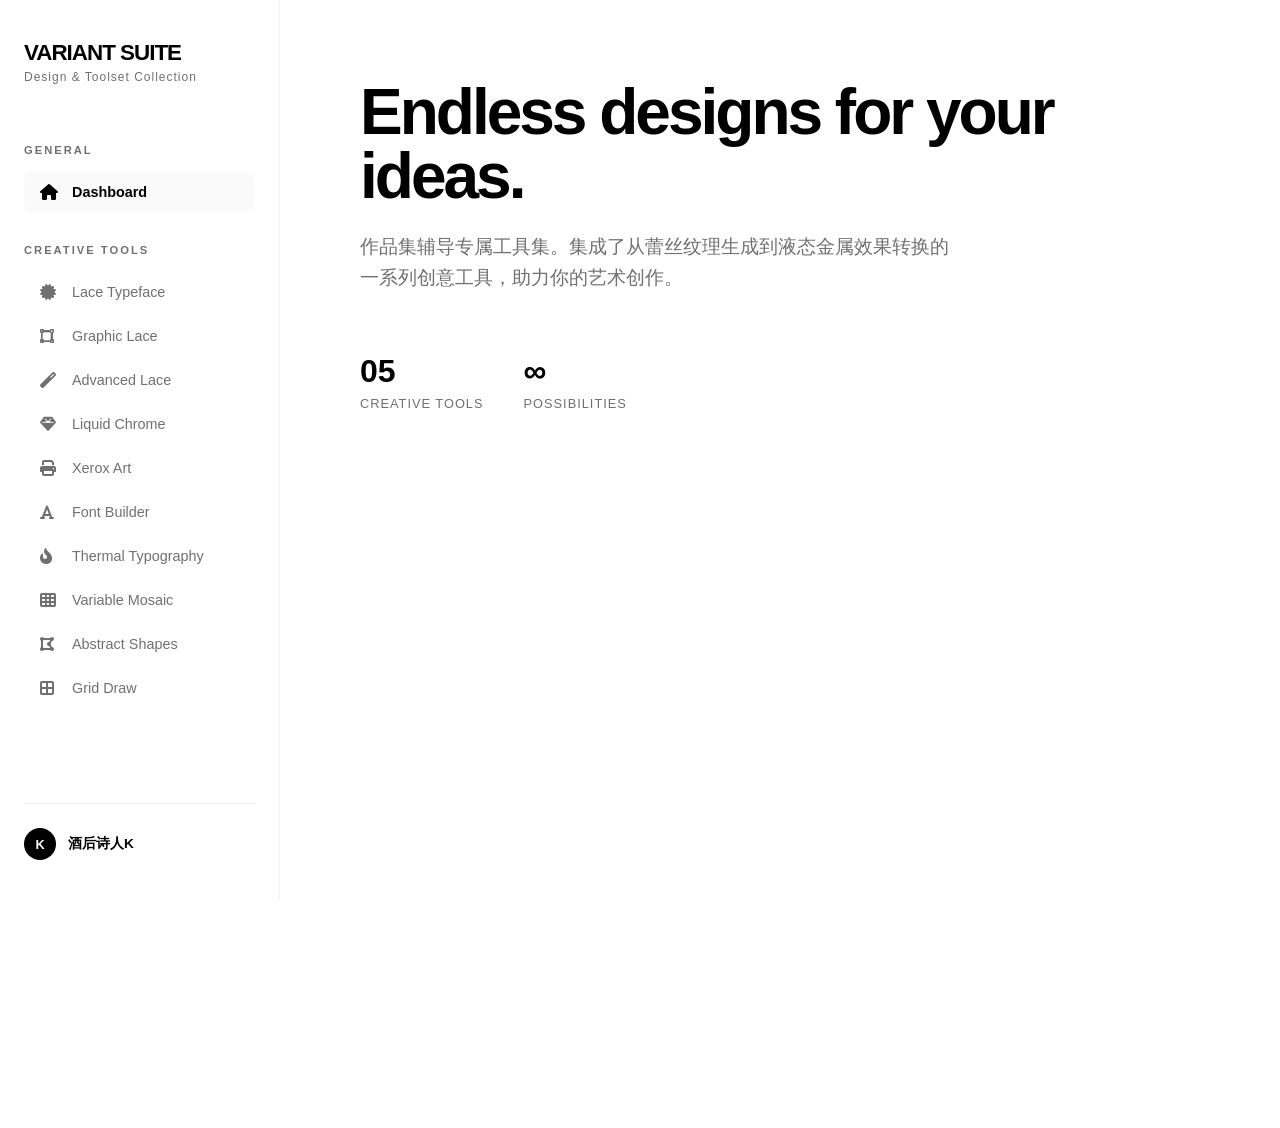
<file: index.html>
<!DOCTYPE html>
<html lang="zh-CN">
<head>
  <meta charset="UTF-8" />
  <meta name="viewport" content="width=device-width, initial-scale=1.0" />
  <meta http-equiv="refresh" content="0; url=portal.html" />
  <title>Variant Suite</title>
  <link rel="canonical" href="portal.html" />
</head>
<body>
  <a href="portal.html">Open Variant Suite</a>
</body>
</html>
</file>
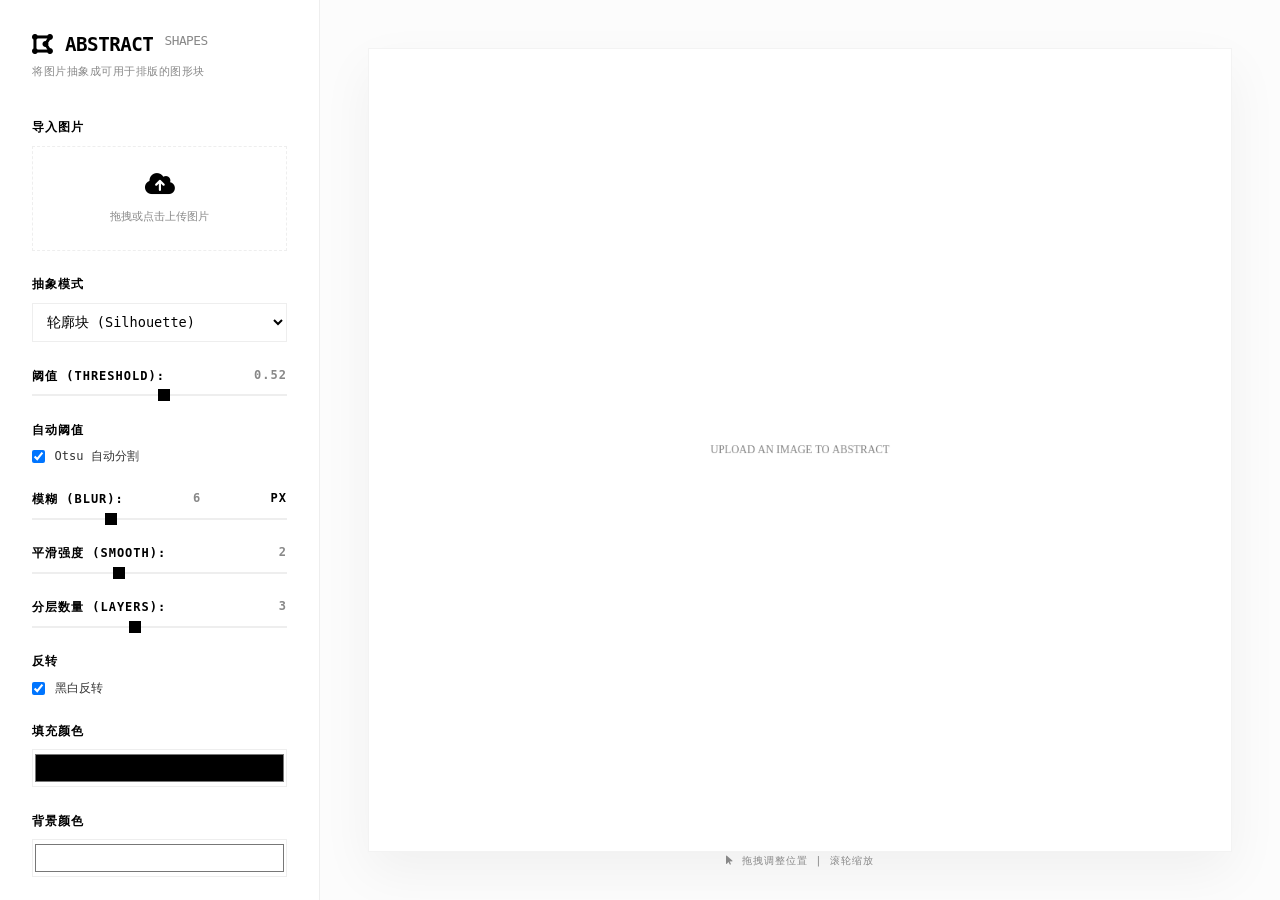
<file: tools/abstract-shapes/index.html>
<!DOCTYPE html>
<html lang="zh-CN">
<head>
    <meta charset="UTF-8">
    <meta name="viewport" content="width=device-width, initial-scale=1.0">
    <title>Abstract Shapes | 图像抽象图形生成器</title>
    <link rel="stylesheet" href="style.css">
    <link rel="stylesheet" href="https://cdnjs.cloudflare.com/ajax/libs/font-awesome/6.4.0/css/all.min.css">
</head>
<body>
    <div class="app-container">
        <aside class="sidebar">
            <header>
                <div class="logo">
                    <i class="fas fa-draw-polygon"></i>
                    <h1>Abstract <span>Shapes</span></h1>
                </div>
                <p class="tagline">将图片抽象成可用于排版的图形块</p>
            </header>

            <div class="controls-wrapper">
                <section class="control-group">
                    <label>导入图片</label>
                    <div class="upload-box" id="drop-zone">
                        <i class="fas fa-cloud-upload-alt"></i>
                        <span>拖拽或点击上传图片</span>
                        <input type="file" id="image-input" accept="image/*" hidden>
                    </div>
                </section>

                <section class="control-group">
                    <label>抽象模式</label>
                    <select id="mode">
                        <option value="silhouette">轮廓块 (Silhouette)</option>
                        <option value="posterize">分层块 (Posterize)</option>
                    </select>
                </section>

                <section class="control-group">
                    <label>阈值 (Threshold): <span id="threshold-val">0.52</span></label>
                    <input type="range" id="threshold" min="0" max="1" value="0.52" step="0.01">
                </section>

                <section class="control-group">
                    <label>自动阈值</label>
                    <div class="toggle-row">
                        <input type="checkbox" id="auto-threshold" checked>
                        <span>Otsu 自动分割</span>
                    </div>
                </section>

                <section class="control-group">
                    <label>模糊 (Blur): <span id="blur-val">6</span>px</label>
                    <input type="range" id="blur" min="0" max="20" value="6" step="1">
                </section>

                <section class="control-group">
                    <label>平滑强度 (Smooth): <span id="smooth-val">2</span></label>
                    <input type="range" id="smooth" min="0" max="6" value="2" step="1">
                </section>

                <section class="control-group">
                    <label>分层数量 (Layers): <span id="layers-val">3</span></label>
                    <input type="range" id="layers" min="1" max="6" value="3" step="1">
                </section>

                <section class="control-group">
                    <label>反转</label>
                    <div class="toggle-row">
                        <input type="checkbox" id="invert" checked>
                        <span>黑白反转</span>
                    </div>
                </section>

                <section class="control-group">
                    <label>填充颜色</label>
                    <input type="color" id="fill-color" value="#000000">
                </section>

                <section class="control-group">
                    <label>背景颜色</label>
                    <input type="color" id="bg-color" value="#ffffff">
                </section>

                <section class="control-group">
                    <label>底图保留 (Underlay): <span id="underlay-val">0.25</span></label>
                    <input type="range" id="underlay" min="0" max="1" value="0.25" step="0.05">
                </section>

                <section class="control-group">
                    <label>描边颜色</label>
                    <input type="color" id="outline-color" value="#000000">
                </section>

                <section class="control-group">
                    <label>描边宽度 (Outline): <span id="outline-val">4</span>px</label>
                    <input type="range" id="outline" min="0" max="20" value="4" step="1">
                </section>

                <section class="control-group">
                    <label>输出分辨率 (Resolution): <span id="res-val">420</span></label>
                    <input type="range" id="resolution" min="160" max="900" value="420" step="20">
                </section>
            </div>

            <footer class="sidebar-footer">
                <button id="download-btn" class="primary-btn">
                    <i class="fas fa-download"></i> 导出图形
                </button>
            </footer>
        </aside>

        <main class="viewport">
            <div class="canvas-wrapper">
                <canvas id="main-canvas"></canvas>
            </div>
            <div class="interaction-hint">
                <i class="fas fa-mouse-pointer"></i> 拖拽调整位置 | 滚轮缩放
            </div>
        </main>
    </div>
    <script src="script.js"></script>
</body>
</html>
</file>
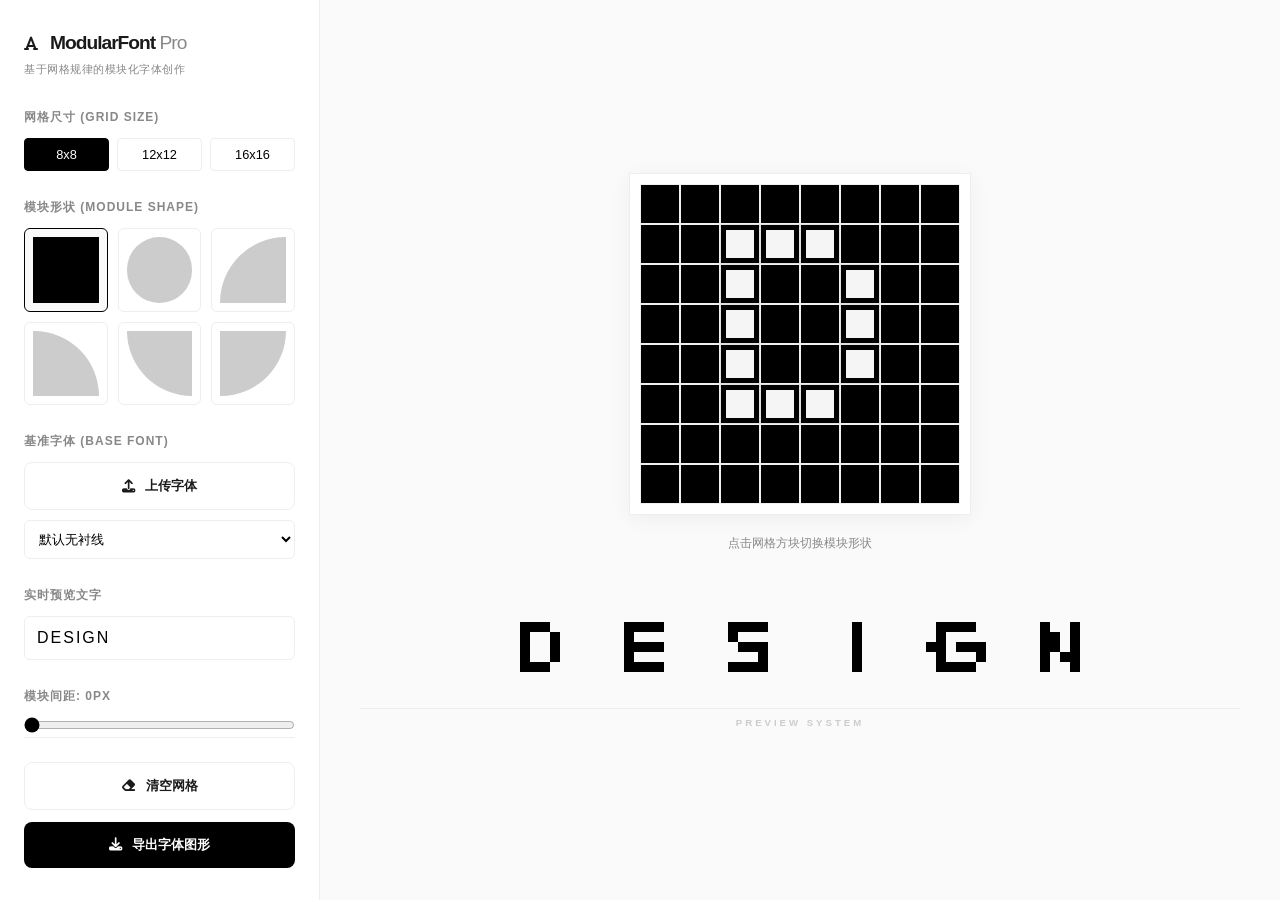
<file: tools/font-builder/index.html>
<!DOCTYPE html>
<html lang="zh-CN">
<head>
    <meta charset="UTF-8">
    <meta name="viewport" content="width=device-width, initial-scale=1.0">
    <title>Font Builder | 模块化字体设计器</title>
    <link rel="stylesheet" href="style.css">
    <link rel="stylesheet" href="https://cdnjs.cloudflare.com/ajax/libs/font-awesome/6.4.0/css/all.min.css">
</head>
<body>
    <div class="app-container">
        <aside class="sidebar">
            <header>
                <div class="logo">
                    <i class="fas fa-font"></i>
                    <h1>ModularFont <span>Pro</span></h1>
                </div>
                <p class="tagline">基于网格规律的模块化字体创作</p>
            </header>

            <div class="controls-wrapper">
                <section class="control-group">
                    <label>网格尺寸 (Grid Size)</label>
                    <div class="grid-presets">
                        <button class="size-btn active" data-size="8">8x8</button>
                        <button class="size-btn" data-size="12">12x12</button>
                        <button class="size-btn" data-size="16">16x16</button>
                    </div>
                </section>

                <section class="control-group">
                    <label>模块形状 (Module Shape)</label>
                    <div class="shape-selector">
                        <button class="shape-btn active" data-shape="square" title="方块">
                            <div class="icon square"></div>
                        </button>
                        <button class="shape-btn" data-shape="circle" title="圆点">
                            <div class="icon circle"></div>
                        </button>
                        <button class="shape-btn" data-shape="arc-tl" title="圆弧-左上">
                            <div class="icon arc-tl"></div>
                        </button>
                        <button class="shape-btn" data-shape="arc-tr" title="圆弧-右上">
                            <div class="icon arc-tr"></div>
                        </button>
                        <button class="shape-btn" data-shape="arc-bl" title="圆弧-左下">
                            <div class="icon arc-bl"></div>
                        </button>
                        <button class="shape-btn" data-shape="arc-br" title="圆弧-右下">
                            <div class="icon arc-br"></div>
                        </button>
                    </div>
                </section>

                <section class="control-group">
                    <label>基准字体 (Base Font)</label>
                    <div class="font-controls">
                        <input type="file" id="font-upload" accept=".ttf,.otf,.woff" hidden>
                        <button class="secondary-btn" onclick="document.getElementById('font-upload').click()">
                            <i class="fas fa-upload"></i> 上传字体
                        </button>
                        <select id="font-family-select">
                            <option value="sans-serif">默认无衬线</option>
                            <option value="serif">默认衬线</option>
                            <option value="monospace">等宽字体</option>
                        </select>
                    </div>
                </section>

                <section class="control-group">
                    <label>实时预览文字</label>
                    <input type="text" id="preview-text" value="DESIGN" maxlength="12">
                </section>

                <section class="control-group">
                    <label>模块间距: <span id="gap-val">0</span>px</label>
                    <input type="range" id="module-gap" min="0" max="10" value="0">
                </section>

                <section class="control-group">
                    <label>笔画粗细: <span id="weight-val">1.0</span></label>
                    <input type="range" id="module-scale" min="0.1" max="1.5" value="1.0" step="0.1">
                </section>
            </div>

            <footer class="sidebar-footer">
                <button id="clear-grid" class="secondary-btn">
                    <i class="fas fa-eraser"></i> 清空网格
                </button>
                <button id="download-btn" class="primary-btn">
                    <i class="fas fa-download"></i> 导出字体图形
                </button>
            </footer>
        </aside>

        <main class="viewport">
            <div class="editor-section">
                <div class="grid-container" id="grid-canvas">
                    <!-- Grid cells will be generated here -->
                </div>
                <div class="editor-hint">点击网格方块切换模块形状</div>
            </div>
            
            <div class="preview-section">
                <div class="preview-container" id="text-preview">
                    <!-- Preview characters will be generated here -->
                </div>
                <div class="preview-label">PREVIEW SYSTEM</div>
            </div>
        </main>
    </div>
    <script src="script.js"></script>
</body>
</html>
</file>
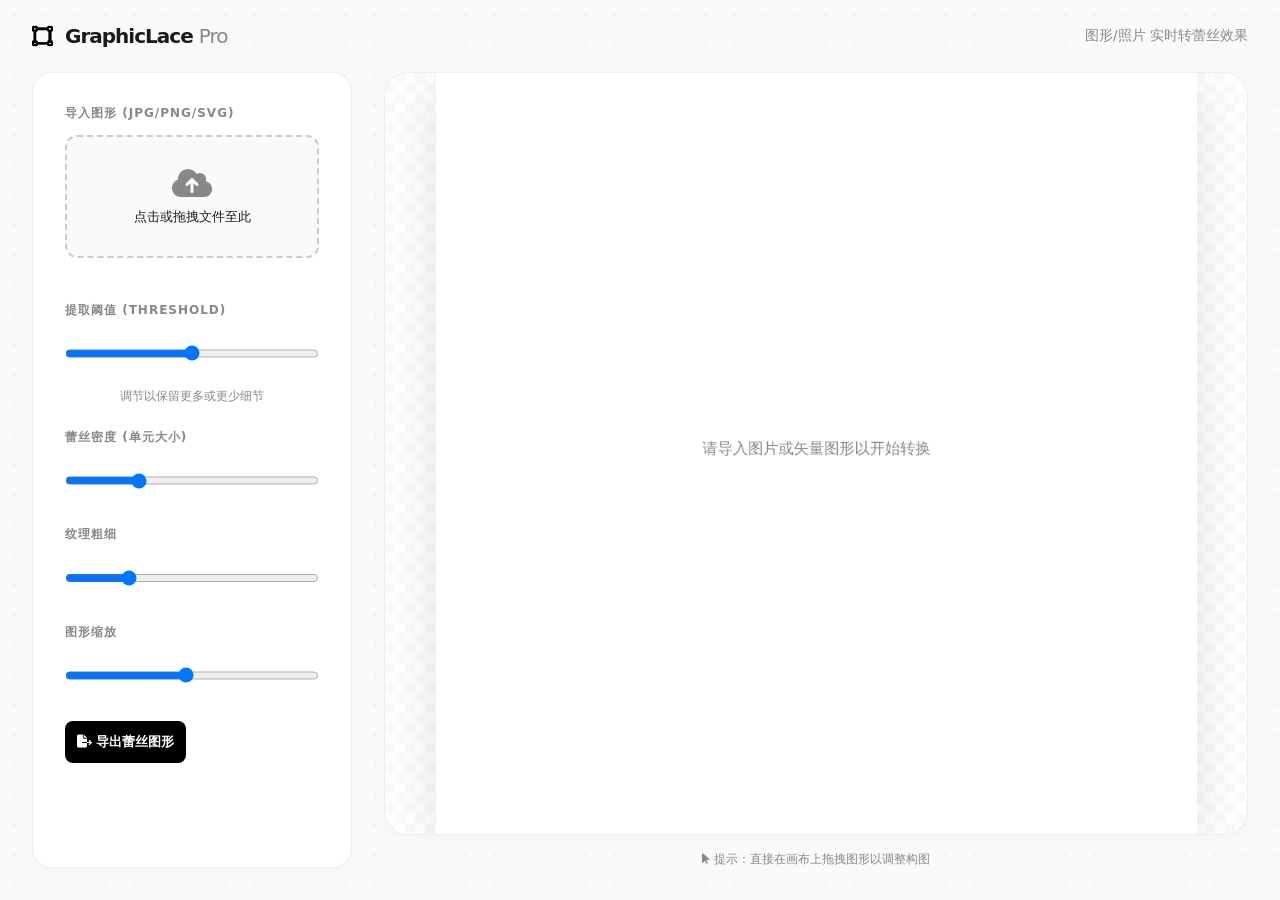
<file: tools/graphic-lace/index.html>
<!DOCTYPE html>
<html lang="zh-CN">
<head>
    <meta charset="UTF-8">
    <meta name="viewport" content="width=device-width, initial-scale=1.0">
    <title>GraphicLace | 图形蕾丝转换工具</title>
    <link rel="stylesheet" href="../lace-type/style.css">
    <link rel="stylesheet" href="https://cdnjs.cloudflare.com/ajax/libs/font-awesome/6.4.0/css/all.min.css">
    <style>
        .drop-zone {
            border: 2px dashed #ccc;
            border-radius: 12px;
            padding: 30px;
            text-align: center;
            background: rgba(0,0,0,0.02);
            cursor: pointer;
            transition: 0.3s;
            margin-bottom: 20px;
        }
        .drop-zone:hover, .drop-zone.dragover {
            border-color: var(--accent);
            background: rgba(0,0,0,0.05);
        }
        .image-preview-mini {
            width: 100%;
            height: 100px;
            background-size: contain;
            background-repeat: no-repeat;
            background-position: center;
            margin-top: 10px;
            border-radius: 8px;
            background-color: #eee;
            display: none;
        }
    </style>
</head>
<body class="light-theme">
    <div class="tool-wrapper">
        <header class="tool-header">
            <div class="brand">
                <i class="fas fa-vector-square"></i>
                <h1>GraphicLace <span>Pro</span></h1>
            </div>
            <p class="subtitle">图形/照片 实时转蕾丝效果</p>
        </header>

        <main class="tool-content">
            <aside class="control-panel glass">
                <section class="control-group">
                    <label>导入图形 (JPG/PNG/SVG)</label>
                    <div id="drop-zone" class="drop-zone">
                        <i class="fas fa-cloud-upload-alt" style="font-size: 2rem; color: #888;"></i>
                        <p style="font-size: 0.8rem; margin-top: 10px;">点击或拖拽文件至此</p>
                        <input type="file" id="file-input" accept="image/*,.svg" style="display: none;">
                        <div id="mini-preview" class="image-preview-mini"></div>
                    </div>
                </section>

                <section class="control-group">
                    <label>提取阈值 (Threshold)</label>
                    <input type="range" id="threshold" min="0" max="255" value="128">
                    <p class="preview-info">调节以保留更多或更少细节</p>
                </section>

                <section class="control-group">
                    <label>蕾丝密度 (单元大小)</label>
                    <input type="range" id="pattern-size" min="3" max="15" value="6">
                </section>

                <section class="control-group">
                    <label>纹理粗细</label>
                    <input type="range" id="line-weight" min="0.5" max="3" value="1" step="0.1">
                </section>

                <section class="control-group">
                    <label>图形缩放</label>
                    <input type="range" id="img-scale" min="0.1" max="2" value="1" step="0.1">
                </section>

                <div class="action-footer">
                    <button id="download-btn" class="primary-btn">
                        <i class="fas fa-file-export"></i> 导出蕾丝图形
                    </button>
                </div>
            </aside>

            <section class="preview-area">
                <div class="canvas-container glass">
                    <canvas id="main-canvas"></canvas>
                </div>
                <div class="preview-info">
                    <p><i class="fas fa-mouse-pointer"></i> 提示：直接在画布上拖拽图形以调整构图</p>
                </div>
            </section>
        </main>
    </div>
    <script src="graphic.js"></script>
</body>
</html>
</file>
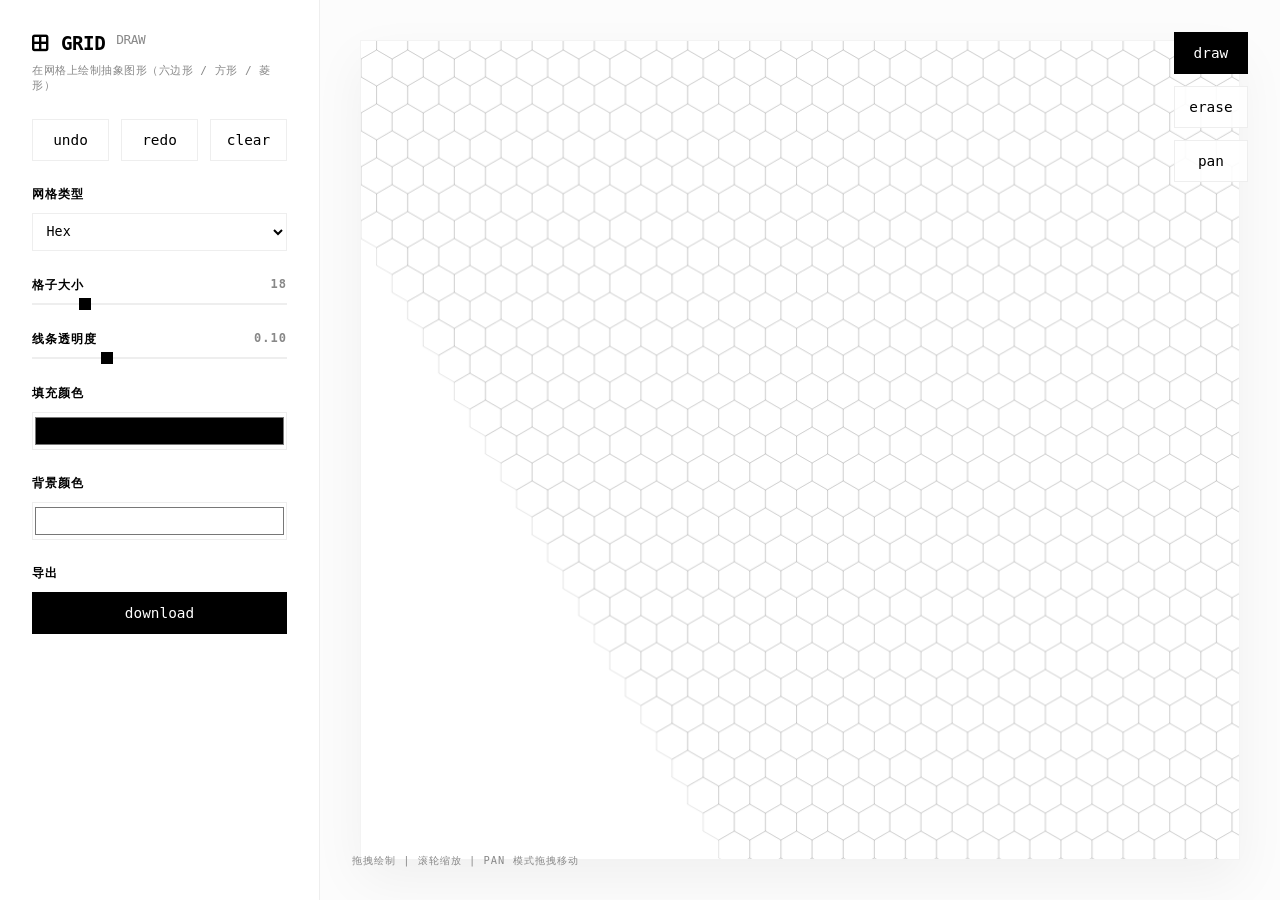
<file: tools/grid-draw/index.html>
<!DOCTYPE html>
<html lang="zh-CN">
<head>
    <meta charset="UTF-8">
    <meta name="viewport" content="width=device-width, initial-scale=1.0">
    <title>Grid Draw | 模块绘画</title>
    <link rel="stylesheet" href="style.css">
    <link rel="stylesheet" href="https://cdnjs.cloudflare.com/ajax/libs/font-awesome/6.4.0/css/all.min.css">
</head>
<body>
    <div class="app">
        <aside class="sidebar">
            <header class="head">
                <div class="title">
                    <i class="fas fa-border-all"></i>
                    <h1>Grid <span>Draw</span></h1>
                </div>
                <p class="sub">在网格上绘制抽象图形（六边形 / 方形 / 菱形）</p>
            </header>

            <section class="row">
                <button class="btn" id="undo" title="Undo">undo</button>
                <button class="btn" id="redo" title="Redo">redo</button>
                <button class="btn" id="clear" title="Clear">clear</button>
            </section>

            <section class="group">
                <label>网格类型</label>
                <select id="grid-type">
                    <option value="hex">Hex</option>
                    <option value="square">Square</option>
                    <option value="diamond">Diamond</option>
                </select>
            </section>

            <section class="group">
                <label>格子大小 <span id="cell-size-val">18</span></label>
                <input type="range" id="cell-size" min="8" max="60" value="18" step="1">
            </section>

            <section class="group">
                <label>线条透明度 <span id="grid-alpha-val">0.10</span></label>
                <input type="range" id="grid-alpha" min="0" max="0.35" value="0.10" step="0.01">
            </section>

            <section class="group">
                <label>填充颜色</label>
                <input type="color" id="fill" value="#000000">
            </section>

            <section class="group">
                <label>背景颜色</label>
                <input type="color" id="bg" value="#ffffff">
            </section>

            <section class="group">
                <label>导出</label>
                <button class="btn primary" id="download">download</button>
            </section>
        </aside>

        <main class="stage">
            <div class="canvas-wrap">
                <canvas id="canvas"></canvas>
            </div>
            <div class="toolbar">
                <button class="tool active" data-tool="draw">draw</button>
                <button class="tool" data-tool="erase">erase</button>
                <button class="tool" data-tool="pan">pan</button>
            </div>
            <div class="hint">拖拽绘制 | 滚轮缩放 | pan 模式拖拽移动</div>
        </main>
    </div>
    <script src="script.js"></script>
</body>
</html>
</file>
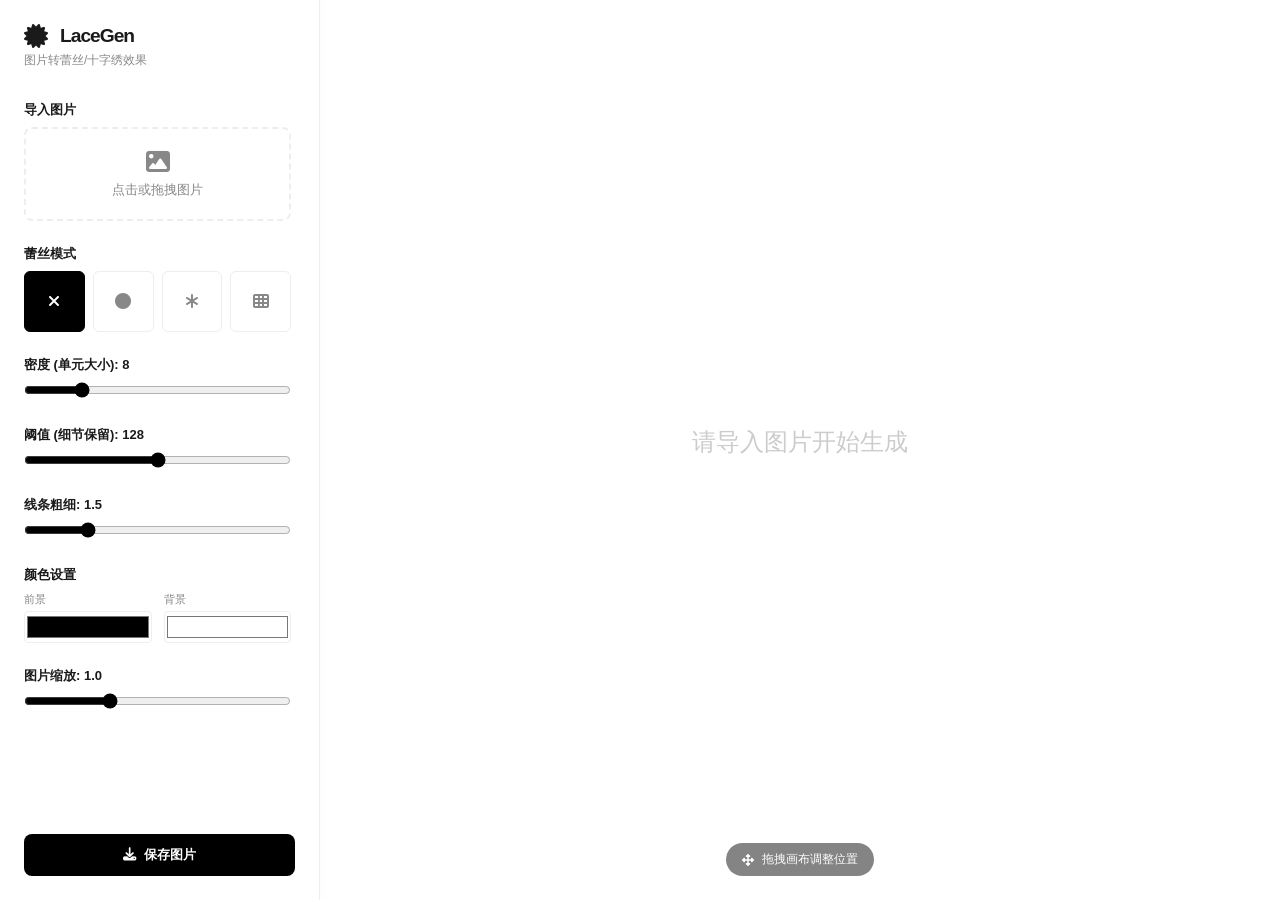
<file: tools/image-to-lace/index.html>
<!DOCTYPE html>
<html lang="zh-CN">
<head>
    <meta charset="UTF-8">
    <meta name="viewport" content="width=device-width, initial-scale=1.0">
    <title>Image to Lace | 蕾丝/十字绣效果生成器</title>
    <link rel="stylesheet" href="style.css">
    <link rel="stylesheet" href="https://cdnjs.cloudflare.com/ajax/libs/font-awesome/6.4.0/css/all.min.css">
</head>
<body>
    <div class="app-container">
        <aside class="sidebar">
            <header>
                <div class="logo">
                    <i class="fas fa-certificate"></i>
                    <h1>LaceGen</h1>
                </div>
                <p class="tagline">图片转蕾丝/十字绣效果</p>
            </header>

            <div class="controls-wrapper">
                <!-- Image Upload -->
                <section class="control-group">
                    <label>导入图片</label>
                    <div class="upload-box" id="drop-zone">
                        <i class="fas fa-image"></i>
                        <span>点击或拖拽图片</span>
                        <input type="file" id="image-input" accept="image/*" hidden>
                    </div>
                </section>

                <!-- Pattern Settings -->
                <section class="control-group">
                    <label>蕾丝模式</label>
                    <div class="pattern-selector">
                        <button class="mode-btn active" data-mode="x-stitch" title="十字绣">
                            <i class="fas fa-times"></i>
                        </button>
                        <button class="mode-btn" data-mode="dot" title="圆点">
                            <i class="fas fa-circle"></i>
                        </button>
                        <button class="mode-btn" data-mode="lace-star" title="蕾丝花星">
                            <i class="fas fa-asterisk"></i>
                        </button>
                        <button class="mode-btn" data-mode="mesh" title="网格">
                            <i class="fas fa-th"></i>
                        </button>
                    </div>
                </section>

                <section class="control-group">
                    <label>密度 (单元大小): <span id="density-val">8</span></label>
                    <input type="range" id="density" min="4" max="24" value="8">
                </section>

                <section class="control-group">
                    <label>阈值 (细节保留): <span id="threshold-val">128</span></label>
                    <input type="range" id="threshold" min="0" max="255" value="128">
                </section>

                <section class="control-group">
                    <label>线条粗细: <span id="weight-val">1.5</span></label>
                    <input type="range" id="weight" min="0.5" max="5" value="1.5" step="0.5">
                </section>

                <section class="control-group">
                    <label>颜色设置</label>
                    <div class="color-picker-row">
                        <div class="color-input">
                            <span>前景</span>
                            <input type="color" id="fg-color" value="#000000">
                        </div>
                        <div class="color-input">
                            <span>背景</span>
                            <input type="color" id="bg-color" value="#ffffff">
                        </div>
                    </div>
                </section>

                <section class="control-group">
                    <label>图片缩放: <span id="scale-val">1.0</span></label>
                    <input type="range" id="scale" min="0.1" max="3" value="1" step="0.1">
                </section>
            </div>

            <footer class="sidebar-footer">
                <button id="download-btn" class="primary-btn">
                    <i class="fas fa-download"></i> 保存图片
                </button>
            </footer>
        </aside>

        <main class="viewport">
            <div class="canvas-wrapper" id="canvas-container">
                <canvas id="main-canvas"></canvas>
            </div>
            <div class="interaction-hint">
                <i class="fas fa-arrows-alt"></i> 拖拽画布调整位置
            </div>
        </main>
    </div>
    <script src="script.js"></script>
</body>
</html>
</file>
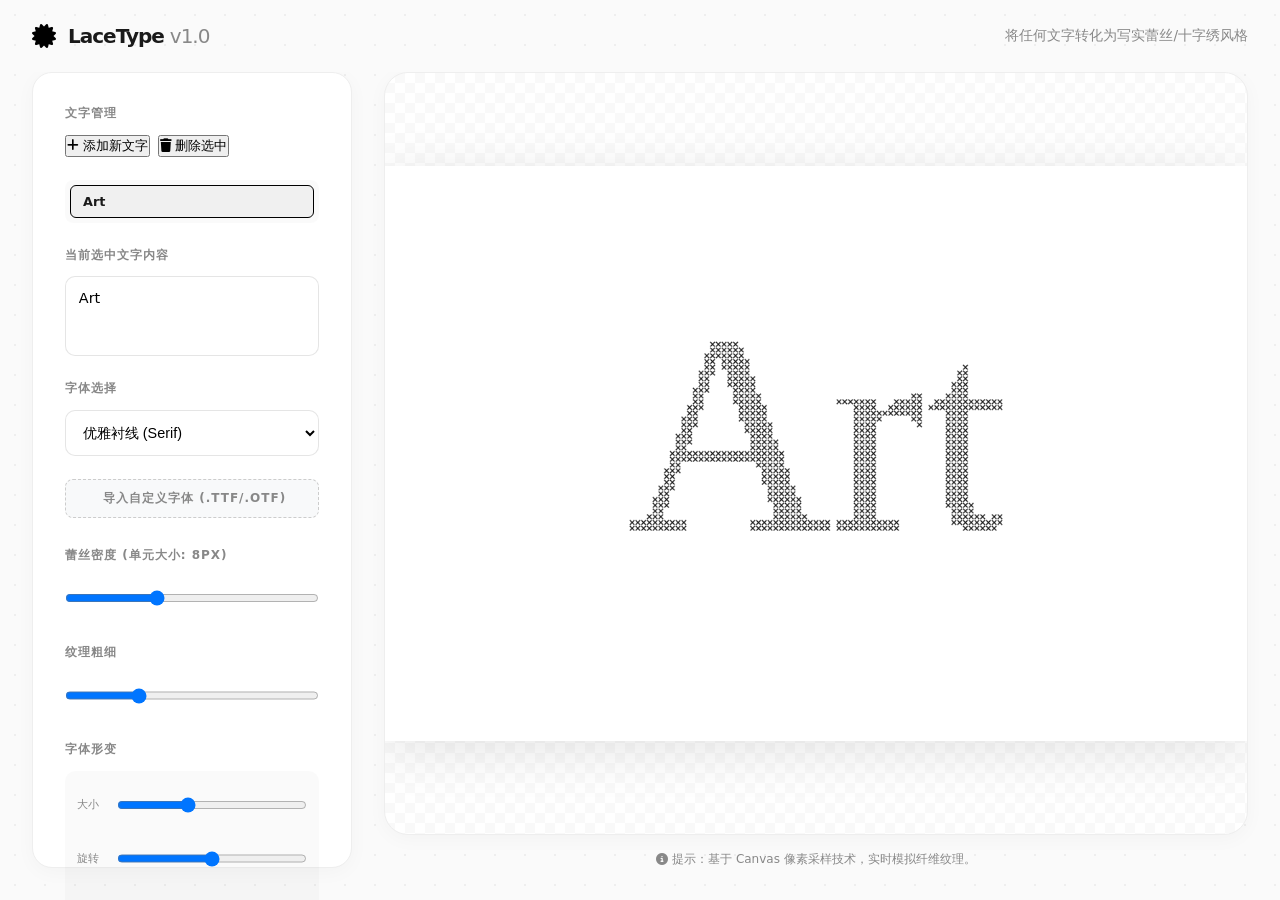
<file: tools/lace-type/index.html>
<!DOCTYPE html>
<html lang="zh-CN">
<head>
    <meta charset="UTF-8">
    <meta name="viewport" content="width=device-width, initial-scale=1.0">
    <title>LaceType | 蕾丝文字生成工具</title>
    <link rel="stylesheet" href="style.css">
    <link rel="stylesheet" href="https://cdnjs.cloudflare.com/ajax/libs/font-awesome/6.4.0/css/all.min.css">
</head>
<body class="light-theme">
    <div class="tool-wrapper">
        <!-- Header -->
        <header class="tool-header">
            <div class="brand">
                <i class="fas fa-certificate"></i>
                <h1>LaceType <span>v1.0</span></h1>
            </div>
            <p class="subtitle">将任何文字转化为写实蕾丝/十字绣风格</p>
        </header>

        <main class="tool-content">
            <!-- Control Panel -->
            <aside class="control-panel glass">
                <section class="control-group">
                    <label>文字管理</label>
                    <div class="layer-actions">
                        <button id="add-text-btn" class="secondary-btn"><i class="fas fa-plus"></i> 添加新文字</button>
                        <button id="delete-text-btn" class="secondary-btn delete"><i class="fas fa-trash"></i> 删除选中</button>
                    </div>
                    <div id="layer-list" class="layer-list">
                        <!-- Layers will be injected here -->
                    </div>
                </section>

                <section class="control-group">
                    <label>当前选中文字内容</label>
                    <textarea id="text-input" placeholder="输入文字...">Art</textarea>
                </section>

                <section class="control-group">
                    <label>字体选择</label>
                    <select id="font-family">
                        <option value="serif">优雅衬线 (Serif)</option>
                        <option value="sans-serif">极简无衬线 (Sans)</option>
                        <option value="'Times New Roman', serif">经典时报 (Times)</option>
                        <option value="cursive">手写感 (Cursive)</option>
                    </select>
                    <div class="custom-font-upload">
                        <label for="font-upload" class="upload-label">
                            <i class="fas fa-file-font"></i> 导入自定义字体 (.ttf/.otf)
                        </label>
                        <input type="file" id="font-upload" accept=".ttf,.otf,.woff,.woff2" style="display: none;">
                        <p id="font-status" class="status-text"></p>
                    </div>
                </section>

                <section class="control-group">
                    <label>蕾丝密度 (单元大小: <span id="size-val">8</span>px)</label>
                    <input type="range" id="pattern-size" min="4" max="16" value="8" step="1">
                </section>

                <section class="control-group">
                    <label>纹理粗细</label>
                    <input type="range" id="line-weight" min="1" max="3" value="1.5" step="0.5">
                </section>

                <section class="control-group">
                    <label>字体形变</label>
                    <div class="transform-controls">
                        <div class="control-sub">
                            <span>大小</span>
                            <input type="range" id="font-scale" min="0.5" max="2" value="1" step="0.1">
                        </div>
                        <div class="control-sub">
                            <span>旋转</span>
                            <input type="range" id="font-rotation" min="-180" max="180" value="0" step="1">
                        </div>
                        <div class="control-sub">
                            <span>倾斜</span>
                            <input type="range" id="font-skew" min="-50" max="50" value="0" step="1">
                        </div>
                    </div>
                </section>

                <section class="control-group">
                    <label>填充模式</label>
                    <div class="toggle-group">
                        <button class="toggle-btn active" data-mode="x">十字纹 (X)</button>
                        <button class="toggle-btn" data-mode="dot">圆点纹 (●)</button>
                        <button class="toggle-btn" data-mode="stipple">散点纹 (⁖)</button>
                    </div>
                </section>

                <div class="action-footer">
                    <button id="download-btn" class="primary-btn">
                        <i class="fas fa-download"></i> 导出作品
                    </button>
                </div>
            </aside>

            <!-- Canvas Area -->
            <section class="preview-area">
                <div class="canvas-container glass">
                    <canvas id="main-canvas"></canvas>
                </div>
                <div class="preview-info">
                    <p><i class="fas fa-info-circle"></i> 提示：基于 Canvas 像素采样技术，实时模拟纤维纹理。</p>
                </div>
            </section>
        </main>
    </div>
    <script src="lace.js"></script>
</body>
</html>
</file>
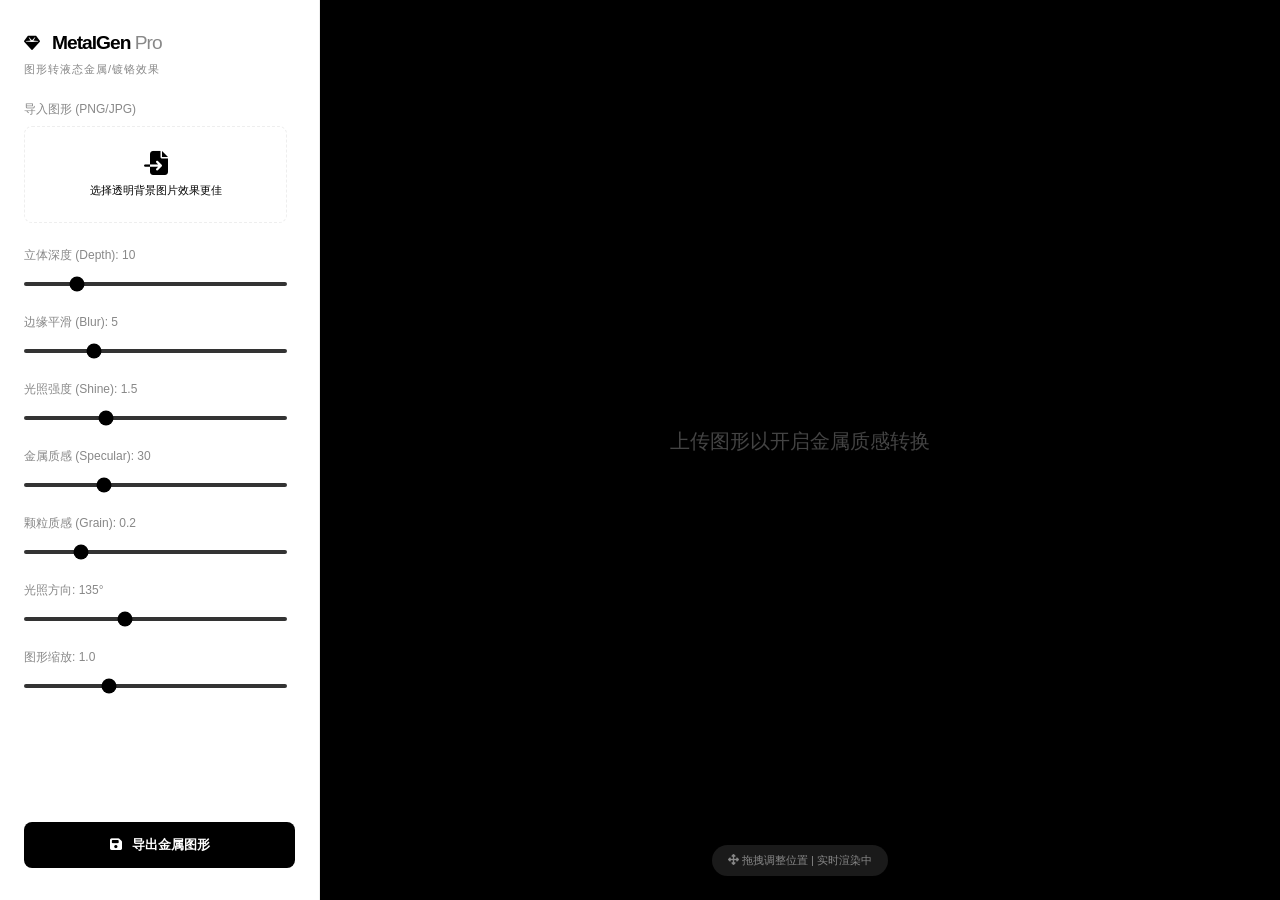
<file: tools/metal-chrome/index.html>
<!DOCTYPE html>
<html lang="zh-CN">
<head>
    <meta charset="UTF-8">
    <meta name="viewport" content="width=device-width, initial-scale=1.0">
    <title>Metal Chrome | 金属立体效果生成器</title>
    <link rel="stylesheet" href="style.css">
    <link rel="stylesheet" href="https://cdnjs.cloudflare.com/ajax/libs/font-awesome/6.4.0/css/all.min.css">
</head>
<body class="dark-theme">
    <div class="app-container">
        <aside class="sidebar">
            <header>
                <div class="logo">
                    <i class="fas fa-gem"></i>
                    <h1>MetalGen <span>Pro</span></h1>
                </div>
                <p class="tagline">图形转液态金属/镀铬效果</p>
            </header>

            <div class="controls-wrapper">
                <section class="control-group">
                    <label>导入图形 (PNG/JPG)</label>
                    <div class="upload-box" id="drop-zone">
                        <i class="fas fa-file-import"></i>
                        <span>选择透明背景图片效果更佳</span>
                        <input type="file" id="image-input" accept="image/*" hidden>
                    </div>
                </section>

                <section class="control-group">
                    <label>立体深度 (Depth): <span id="depth-val">10</span></label>
                    <input type="range" id="depth" min="1" max="50" value="10">
                </section>

                <section class="control-group">
                    <label>边缘平滑 (Blur): <span id="blur-val">5</span></label>
                    <input type="range" id="blur" min="0" max="20" value="5">
                </section>

                <section class="control-group">
                    <label>光照强度 (Shine): <span id="shine-val">1.5</span></label>
                    <input type="range" id="shine" min="0" max="5" value="1.5" step="0.1">
                </section>

                <section class="control-group">
                    <label>金属质感 (Specular): <span id="specular-val">30</span></label>
                    <input type="range" id="specular" min="1" max="100" value="30">
                </section>

                <section class="control-group">
                    <label>颗粒质感 (Grain): <span id="grain-val">0.2</span></label>
                    <input type="range" id="grain" min="0" max="1" value="0.2" step="0.05">
                </section>

                <section class="control-group">
                    <label>光照方向: <span id="angle-val">135</span>°</label>
                    <input type="range" id="angle" min="0" max="360" value="135">
                </section>

                <section class="control-group">
                    <label>图形缩放: <span id="scale-val">1.0</span></label>
                    <input type="range" id="scale" min="0.1" max="3" value="1" step="0.1">
                </section>
            </div>

            <footer class="sidebar-footer">
                <button id="download-btn" class="primary-btn">
                    <i class="fas fa-save"></i> 导出金属图形
                </button>
            </footer>
        </aside>

        <main class="viewport">
            <div class="canvas-wrapper" id="canvas-container">
                <canvas id="main-canvas"></canvas>
            </div>
            <div class="interaction-hint">
                <i class="fas fa-arrows-alt"></i> 拖拽调整位置 | 实时渲染中
            </div>
        </main>
    </div>
    <script src="script.js"></script>
</body>
</html>
</file>
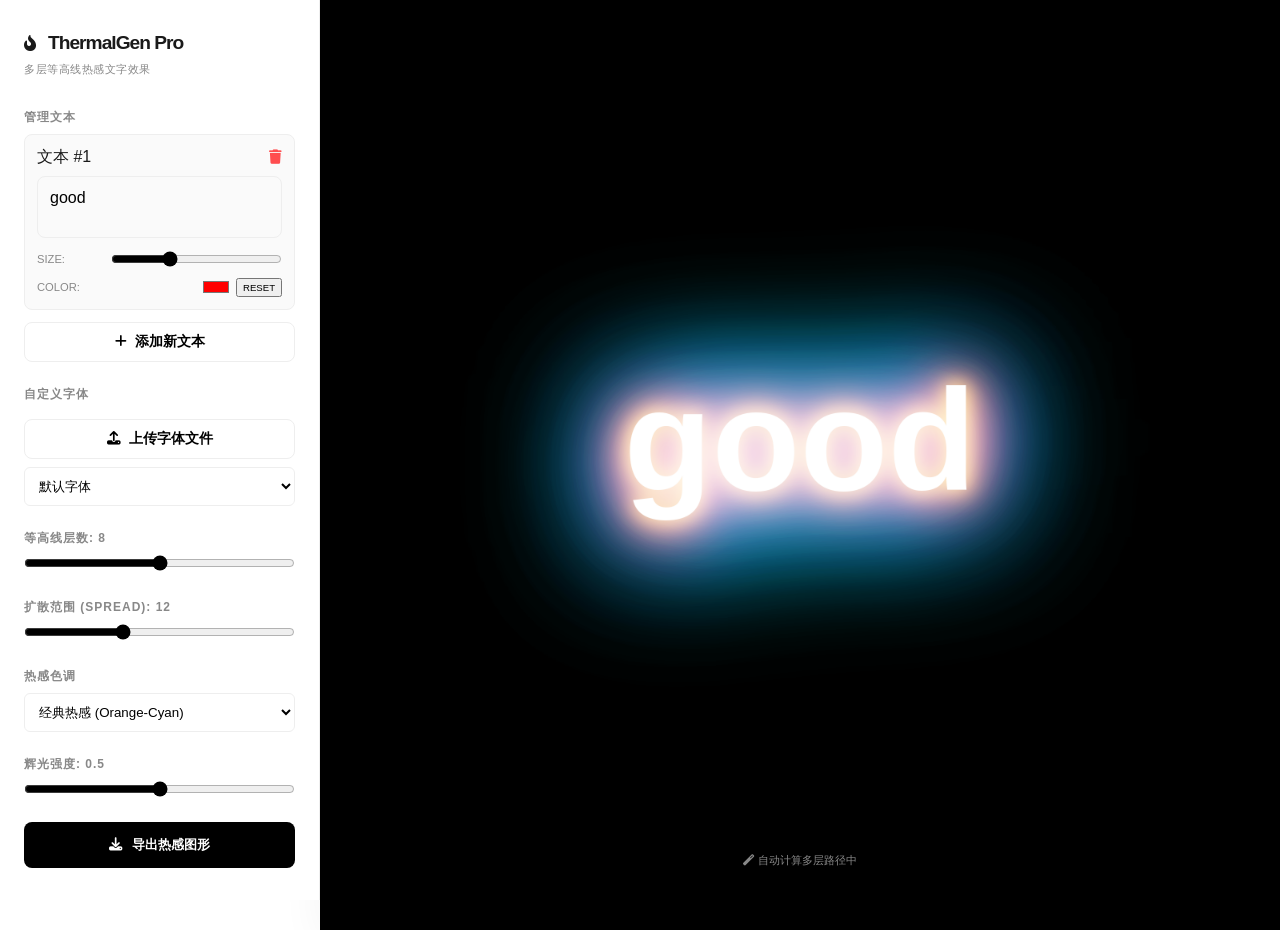
<file: tools/thermal-typography/index.html>
<!DOCTYPE html>
<html lang="zh-CN">
<head>
    <meta charset="UTF-8">
    <meta name="viewport" content="width=device-width, initial-scale=1.0">
    <title>Thermal Typography | 热感字体效果生成器</title>
    <link rel="stylesheet" href="style.css">
    <link rel="stylesheet" href="https://cdnjs.cloudflare.com/ajax/libs/font-awesome/6.4.0/css/all.min.css">
</head>
<body>
    <div class="app-container">
        <aside class="sidebar">
            <header>
                <div class="logo">
                    <i class="fas fa-fire-alt"></i>
                    <h1>ThermalGen <span>Pro</span></h1>
                </div>
                <p class="tagline">多层等高线热感文字效果</p>
            </header>

            <div class="controls-wrapper">
                <section class="control-group">
                    <label>管理文本</label>
                    <div class="text-list" id="text-list">
                        <!-- Dynamic text items will be here -->
                    </div>
                    <button id="add-text-btn" class="secondary-btn">
                        <i class="fas fa-plus"></i> 添加新文本
                    </button>
                </section>

                <section class="control-group">
                    <label>自定义字体</label>
                    <div class="font-upload-wrapper">
                        <input type="file" id="font-upload" accept=".ttf,.otf,.woff" hidden>
                        <button onclick="document.getElementById('font-upload').click()" class="secondary-btn">
                            <i class="fas fa-upload"></i> 上传字体文件
                        </button>
                        <select id="font-family-select">
                            <option value='"Inter", "Microsoft YaHei", sans-serif'>默认字体</option>
                        </select>
                    </div>
                </section>

                <section class="control-group">
                    <label>等高线层数: <span id="layer-val">8</span></label>
                    <input type="range" id="layers" min="1" max="15" value="8">
                </section>

                <section class="control-group">
                    <label>扩散范围 (Spread): <span id="spread-val">12</span></label>
                    <input type="range" id="spread" min="2" max="30" value="12">
                </section>

                <section class="control-group">
                    <label>热感色调</label>
                    <select id="color-scheme">
                        <option value="classic">经典热感 (Orange-Cyan)</option>
                        <option value="neon">霓虹辉光 (Pink-Purple)</option>
                        <option value="acid">酸性设计 (Green-Yellow)</option>
                        <option value="monochrome">黑白等高 (B&W)</option>
                    </select>
                </section>

                <section class="control-group">
                    <label>辉光强度: <span id="glow-val">0.5</span></label>
                    <input type="range" id="glow" min="0" max="1" value="0.5" step="0.1">
                </section>
            </div>

            <footer class="sidebar-footer">
                <button id="download-btn" class="primary-btn">
                    <i class="fas fa-download"></i> 导出热感图形
                </button>
            </footer>
        </aside>

        <main class="viewport">
            <div class="canvas-wrapper" id="canvas-container">
                <canvas id="main-canvas"></canvas>
            </div>
            <div class="interaction-hint">
                <i class="fas fa-magic"></i> 自动计算多层路径中
            </div>
        </main>
    </div>
    <script src="script.js"></script>
</body>
</html>
</file>
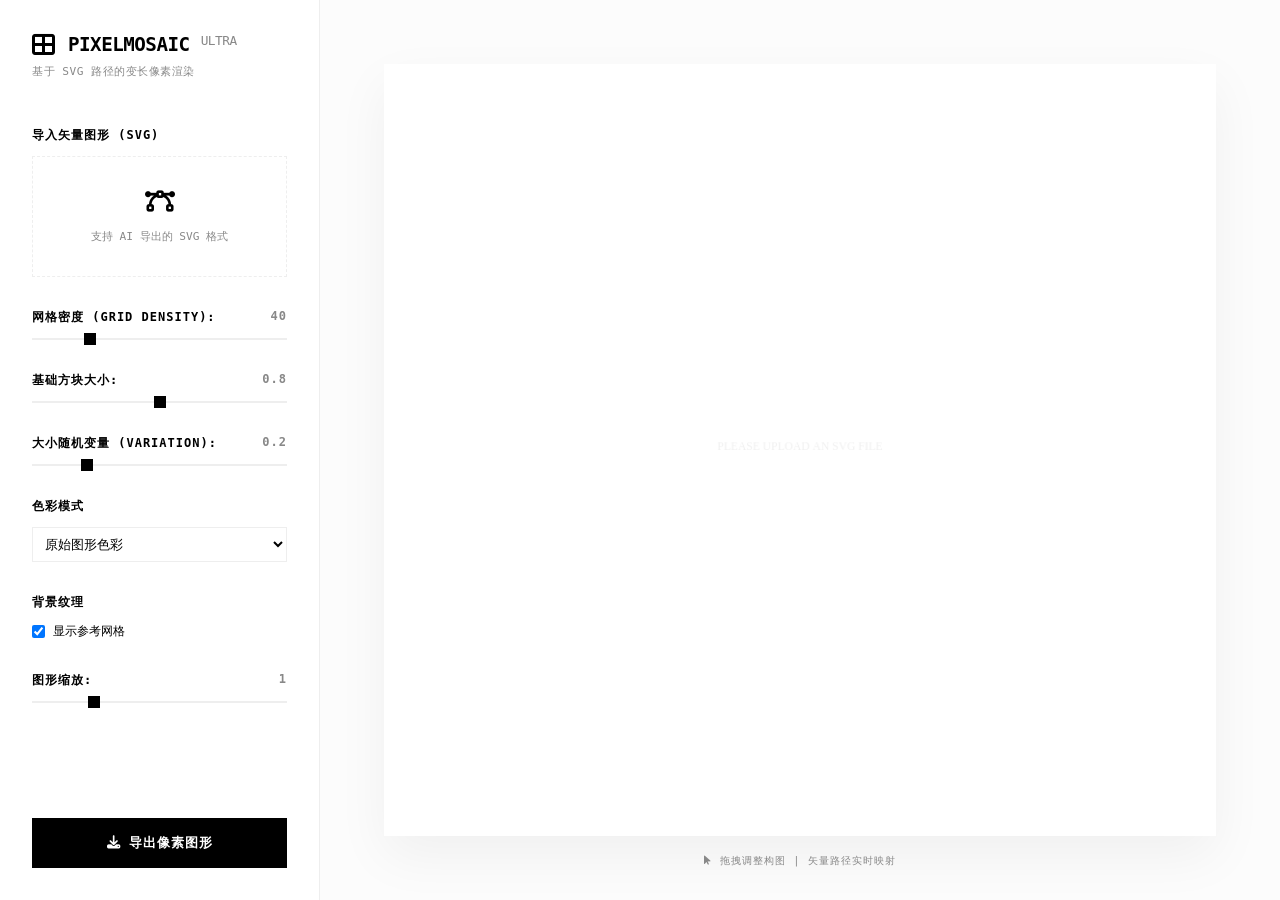
<file: tools/variable-mosaic/index.html>
<!DOCTYPE html>
<html lang="zh-CN">
<head>
    <meta charset="UTF-8">
    <meta name="viewport" content="width=device-width, initial-scale=1.0">
    <title>Variable Mosaic | 动态方块马赛克生成器</title>
    <link rel="stylesheet" href="style.css">
    <link rel="stylesheet" href="https://cdnjs.cloudflare.com/ajax/libs/font-awesome/6.4.0/css/all.min.css">
</head>
<body>
    <div class="app-container">
        <aside class="sidebar">
            <header>
                <div class="logo">
                    <i class="fas fa-th-large"></i>
                    <h1>PixelMosaic <span>Ultra</span></h1>
                </div>
                <p class="tagline">基于 SVG 路径的变长像素渲染</p>
            </header>

            <div class="controls-wrapper">
                <section class="control-group">
                    <label>导入矢量图形 (SVG)</label>
                    <div class="upload-box" id="drop-zone">
                        <i class="fas fa-bezier-curve"></i>
                        <span>支持 AI 导出的 SVG 格式</span>
                        <input type="file" id="svg-input" accept=".svg" hidden>
                    </div>
                </section>

                <section class="control-group">
                    <label>网格密度 (Grid Density): <span id="density-val">40</span></label>
                    <input type="range" id="density" min="10" max="150" value="40">
                </section>

                <section class="control-group">
                    <label>基础方块大小: <span id="size-val">0.8</span></label>
                    <input type="range" id="base-size" min="0.1" max="1.5" value="0.8" step="0.1">
                </section>

                <section class="control-group">
                    <label>大小随机变量 (Variation): <span id="var-val">0.2</span></label>
                    <input type="range" id="variation" min="0" max="1" value="0.2" step="0.05">
                </section>

                <section class="control-group">
                    <label>色彩模式</label>
                    <select id="color-mode">
                        <option value="original">原始图形色彩</option>
                        <option value="mono-dark">极简黑</option>
                        <option value="mono-light">极简白</option>
                        <option value="random">随机艺术色</option>
                    </select>
                </section>

                <section class="control-group">
                    <label>背景纹理</label>
                    <div class="toggle-row">
                        <input type="checkbox" id="show-grid" checked>
                        <span>显示参考网格</span>
                    </div>
                </section>

                <section class="control-group">
                    <label>图形缩放: <span id="scale-val">1.0</span></label>
                    <input type="range" id="scale" min="0.1" max="4" value="1" step="0.1">
                </section>
            </div>

            <footer class="sidebar-footer">
                <button id="download-btn" class="primary-btn">
                    <i class="fas fa-download"></i> 导出像素图形
                </button>
            </footer>
        </aside>

        <main class="viewport">
            <div class="canvas-wrapper" id="canvas-container">
                <canvas id="main-canvas"></canvas>
            </div>
            <div class="interaction-hint">
                <i class="fas fa-mouse-pointer"></i> 拖拽调整构图 | 矢量路径实时映射
            </div>
        </main>
    </div>
    <script src="script.js"></script>
</body>
</html>
</file>
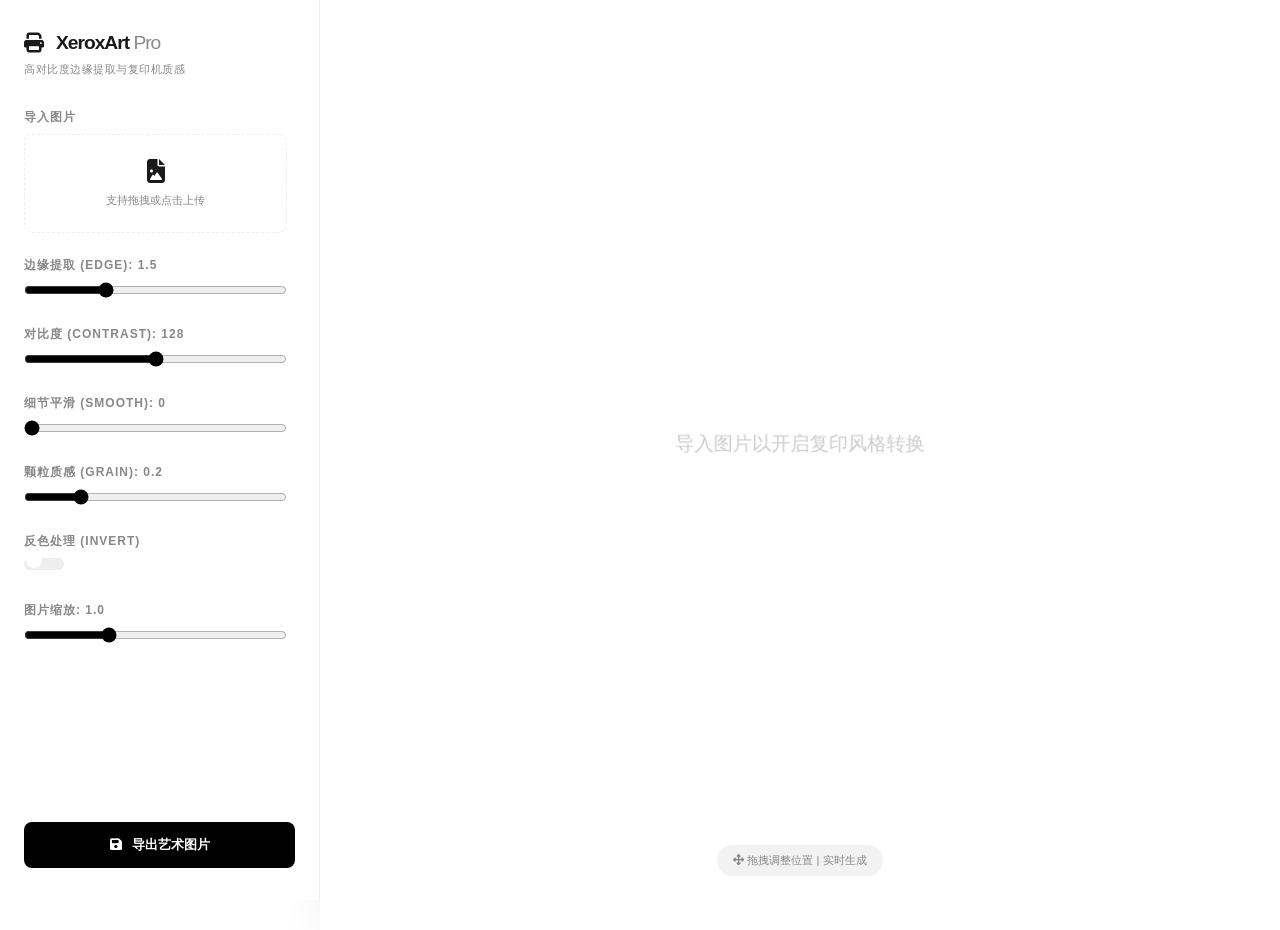
<file: tools/xerox-art/index.html>
<!DOCTYPE html>
<html lang="zh-CN">
<head>
    <meta charset="UTF-8">
    <meta name="viewport" content="width=device-width, initial-scale=1.0">
    <title>Xerox Art | 高对比度复印风格</title>
    <link rel="stylesheet" href="style.css">
    <link rel="stylesheet" href="https://cdnjs.cloudflare.com/ajax/libs/font-awesome/6.4.0/css/all.min.css">
</head>
<body>
    <div class="app-container">
        <aside class="sidebar">
            <header>
                <div class="logo">
                    <i class="fas fa-print"></i>
                    <h1>XeroxArt <span>Pro</span></h1>
                </div>
                <p class="tagline">高对比度边缘提取与复印机质感</p>
            </header>

            <div class="controls-wrapper">
                <section class="control-group">
                    <label>导入图片</label>
                    <div class="upload-box" id="drop-zone">
                        <i class="fas fa-file-image"></i>
                        <span>支持拖拽或点击上传</span>
                        <input type="file" id="image-input" accept="image/*" hidden>
                    </div>
                </section>

                <section class="control-group">
                    <label>边缘提取 (Edge): <span id="edge-val">1.5</span></label>
                    <input type="range" id="edge-strength" min="0" max="5" value="1.5" step="0.1">
                </section>

                <section class="control-group">
                    <label>对比度 (Contrast): <span id="contrast-val">128</span></label>
                    <input type="range" id="contrast" min="0" max="255" value="128">
                </section>

                <section class="control-group">
                    <label>细节平滑 (Smooth): <span id="smooth-val">0</span></label>
                    <input type="range" id="smooth" min="0" max="10" value="0">
                </section>

                <section class="control-group">
                    <label>颗粒质感 (Grain): <span id="grain-val">0.2</span></label>
                    <input type="range" id="grain" min="0" max="1" value="0.2" step="0.05">
                </section>

                <section class="control-group">
                    <label>反色处理 (Invert)</label>
                    <div class="toggle-switch">
                        <input type="checkbox" id="invert">
                        <label for="invert"></label>
                    </div>
                </section>

                <section class="control-group">
                    <label>图片缩放: <span id="scale-val">1.0</span></label>
                    <input type="range" id="scale" min="0.1" max="3" value="1" step="0.1">
                </section>
            </div>

            <footer class="sidebar-footer">
                <button id="download-btn" class="primary-btn">
                    <i class="fas fa-save"></i> 导出艺术图片
                </button>
            </footer>
        </aside>

        <main class="viewport">
            <div class="canvas-wrapper" id="canvas-container">
                <canvas id="main-canvas"></canvas>
            </div>
            <div class="interaction-hint">
                <i class="fas fa-arrows-alt"></i> 拖拽调整位置 | 实时生成
            </div>
        </main>
    </div>
    <script src="script.js"></script>
</body>
</html>
</file>
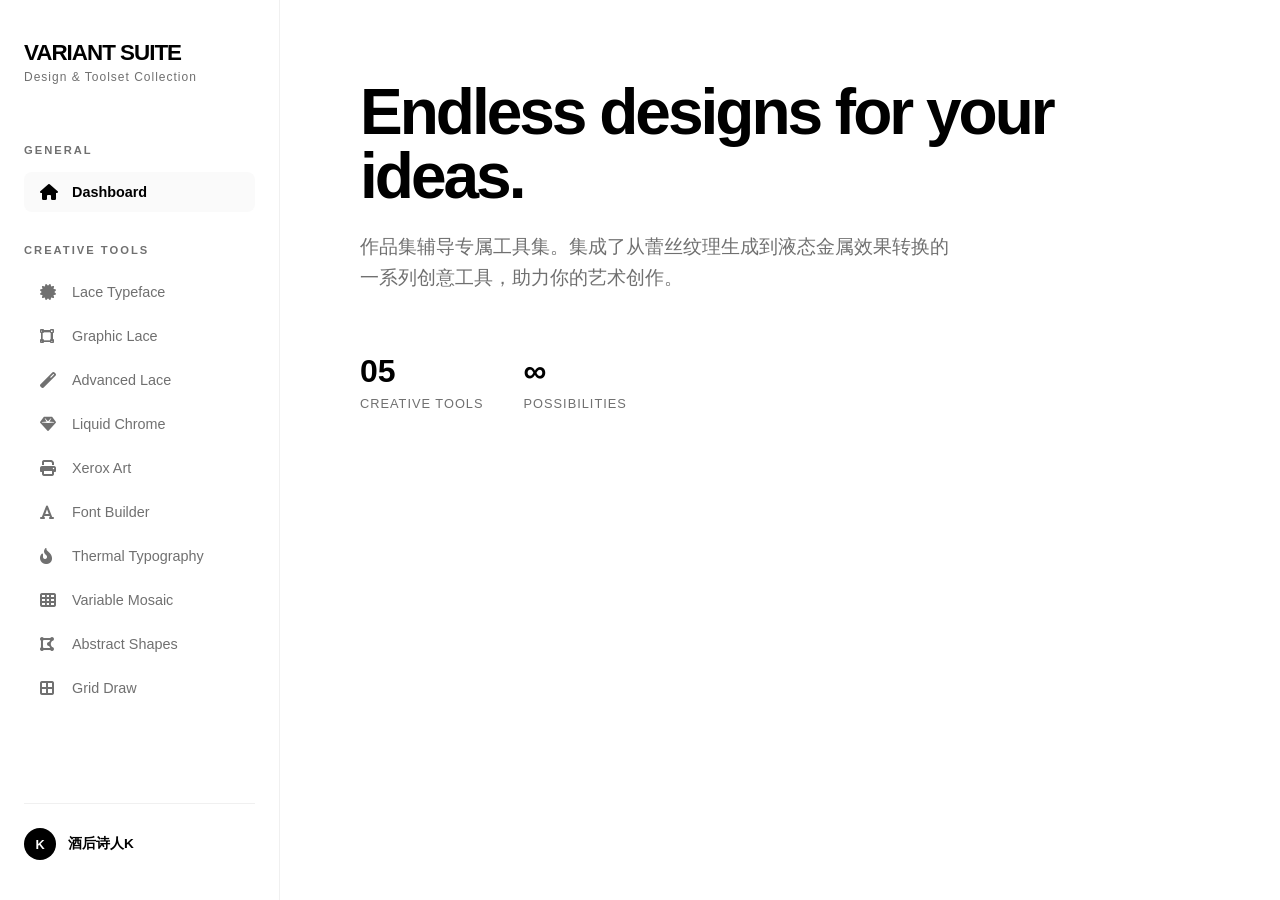
<file: portal.html>
<!DOCTYPE html>
<html lang="zh-CN">
<head>
    <meta charset="UTF-8">
    <meta name="viewport" content="width=device-width, initial-scale=1.0">
    <title>Variant Suite | 酒后诗人K</title>
    <link rel="stylesheet" href="style.css">
    <link rel="stylesheet" href="https://cdnjs.cloudflare.com/ajax/libs/font-awesome/6.4.0/css/all.min.css">
</head>
<body>
    <aside class="portal-sidebar">
        <div class="logo-section">
            <h1>Variant <span>Suite</span></h1>
            <p>Design & Toolset Collection</p>
        </div>
        
        <nav class="nav-menu">
            <span class="nav-group-label">General</span>
            <div class="nav-item active" data-tool="welcome">
                <i class="fas fa-home"></i>
                <span>Dashboard</span>
            </div>
            
            <span class="nav-group-label" style="margin-top: 32px;">Creative Tools</span>
            <div class="nav-item" data-tool="lace">
                <i class="fas fa-certificate"></i>
                <span>Lace Typeface</span>
            </div>
            <div class="nav-item" data-tool="graphic">
                <i class="fas fa-vector-square"></i>
                <span>Graphic Lace</span>
            </div>
            <div class="nav-item" data-tool="image-lace">
                <i class="fas fa-magic"></i>
                <span>Advanced Lace</span>
            </div>
            <div class="nav-item" data-tool="metal">
                <i class="fas fa-gem"></i>
                <span>Liquid Chrome</span>
            </div>
            <div class="nav-item" data-tool="xerox">
                <i class="fas fa-print"></i>
                <span>Xerox Art</span>
            </div>
            <div class="nav-item" data-tool="font">
                <i class="fas fa-font"></i>
                <span>Font Builder</span>
            </div>
            <div class="nav-item" data-tool="thermal">
                <i class="fas fa-fire-alt"></i>
                <span>Thermal Typography</span>
            </div>
            <div class="nav-item" data-tool="mosaic">
                <i class="fas fa-th"></i>
                <span>Variable Mosaic</span>
            </div>
            <div class="nav-item" data-tool="abstract">
                <i class="fas fa-draw-polygon"></i>
                <span>Abstract Shapes</span>
            </div>
            <div class="nav-item" data-tool="grid-draw">
                <i class="fas fa-border-all"></i>
                <span>Grid Draw</span>
            </div>
        </nav>

        <div class="portal-footer">
            <div class="user-info">
                <div class="avatar">K</div>
                <div class="username">酒后诗人K</div>
            </div>
        </div>
    </aside>

    <main class="main-stage">
        <div id="welcome" class="welcome-screen">
            <h1>Endless designs for your ideas.</h1>
            <p>作品集辅导专属工具集。集成了从蕾丝纹理生成到液态金属效果转换的一系列创意工具，助力你的艺术创作。</p>
            
            <div class="welcome-stats">
                <div class="stat-item">
                    <h3>05</h3>
                    <p>Creative Tools</p>
                </div>
                <div class="stat-item">
                    <h3>∞</h3>
                    <p>Possibilities</p>
                </div>
            </div>
        </div>
        
        <!-- Iframe Tool Containers -->
        <iframe id="tool-lace" src="tools/lace-type/index.html"></iframe>
        <iframe id="tool-graphic" src="tools/graphic-lace/index.html"></iframe>
        <iframe id="tool-image-lace" src="tools/image-to-lace/index.html"></iframe>
        <iframe id="tool-metal" src="tools/metal-chrome/index.html"></iframe>
        <iframe id="tool-xerox" src="tools/xerox-art/index.html"></iframe>
        <iframe id="tool-font" src="tools/font-builder/index.html"></iframe>
        <iframe id="tool-thermal" src="tools/thermal-typography/index.html"></iframe>
        <iframe id="tool-mosaic" src="tools/variable-mosaic/index.html"></iframe>
        <iframe id="tool-abstract" src="tools/abstract-shapes/index.html"></iframe>
        <iframe id="tool-grid-draw" src="tools/grid-draw/index.html"></iframe>
    </main>

    <script>
        const navItems = document.querySelectorAll('.nav-item');
        const iframes = document.querySelectorAll('iframe');
        const welcome = document.getElementById('welcome');

        navItems.forEach(item => {
            item.onclick = () => {
                const tool = item.dataset.tool;
                
                navItems.forEach(i => i.classList.remove('active'));
                item.classList.add('active');

                if (tool === 'welcome') {
                    welcome.style.display = 'flex';
                    iframes.forEach(f => f.classList.remove('active'));
                } else {
                    welcome.style.display = 'none';
                    iframes.forEach(f => f.classList.remove('active'));
                    const targetFrame = document.getElementById(`tool-${tool}`);
                    if (targetFrame) {
                        targetFrame.classList.add('active');
                    }
                }
            };
        });
    </script>
</body>
</html>
</file>
<file: tools/abstract-shapes/style.css>
:root {
    --bg: #ffffff;
    --text: #000000;
    --muted: #888888;
    --border: #eeeeee;
    --sidebar-width: 320px;
}

* {
    margin: 0;
    padding: 0;
    box-sizing: border-box;
}

body {
    font-family: 'Space Mono', monospace, sans-serif;
    background-color: var(--bg);
    color: var(--text);
    height: 100vh;
    display: flex;
    overflow: hidden;
}

.app-container {
    display: flex;
    width: 100%;
    height: 100%;
}

.sidebar {
    width: var(--sidebar-width);
    border-right: 1px solid var(--border);
    display: flex;
    flex-direction: column;
    padding: 2rem;
    overflow-y: auto;
    background: #fff;
    z-index: 10;
}

header {
    margin-bottom: 2.5rem;
}

.logo {
    display: flex;
    align-items: center;
    gap: 0.75rem;
    margin-bottom: 0.5rem;
}

.logo i {
    font-size: 1.5rem;
}

.logo h1 {
    font-size: 1.2rem;
    font-weight: 800;
    letter-spacing: -0.5px;
    text-transform: uppercase;
}

.logo h1 span {
    color: var(--muted);
    font-weight: 400;
    font-size: 0.8rem;
    vertical-align: top;
}

.tagline {
    font-size: 0.7rem;
    color: var(--muted);
    letter-spacing: 0.5px;
}

.controls-wrapper {
    display: flex;
    flex-direction: column;
    gap: 1.6rem;
    flex: 1;
}

.control-group {
    display: flex;
    flex-direction: column;
    gap: 0.6rem;
}

.control-group label {
    font-size: 0.75rem;
    font-weight: 700;
    text-transform: uppercase;
    letter-spacing: 1px;
    display: flex;
    justify-content: space-between;
}

.control-group label span {
    color: var(--muted);
}

input[type="range"] {
    -webkit-appearance: none;
    width: 100%;
    height: 2px;
    background: var(--border);
    outline: none;
}

input[type="range"]::-webkit-slider-thumb {
    -webkit-appearance: none;
    width: 12px;
    height: 12px;
    background: var(--text);
    cursor: pointer;
    border-radius: 0;
}

input[type="color"] {
    width: 100%;
    height: 38px;
    border: 1px solid var(--border);
    background: transparent;
    padding: 0;
}

.upload-box {
    border: 1px dashed var(--border);
    padding: 1.6rem 1rem;
    display: flex;
    flex-direction: column;
    align-items: center;
    justify-content: center;
    gap: 0.8rem;
    cursor: pointer;
    transition: all 0.2s ease;
}

.upload-box:hover {
    border-color: var(--text);
    background: #fafafa;
}

.upload-box i {
    font-size: 1.5rem;
}

.upload-box span {
    font-size: 0.7rem;
    color: var(--muted);
    text-align: center;
}

select {
    padding: 0.6rem;
    border: 1px solid var(--border);
    background: transparent;
    font-family: inherit;
    font-size: 0.85rem;
    outline: none;
    cursor: pointer;
}

.toggle-row {
    display: flex;
    align-items: center;
    gap: 0.6rem;
    font-size: 0.75rem;
    color: #333;
}

.sidebar-footer {
    margin-top: 2.5rem;
}

.primary-btn {
    width: 100%;
    padding: 1rem;
    background: var(--text);
    color: #fff;
    border: none;
    font-family: inherit;
    font-weight: 700;
    text-transform: uppercase;
    letter-spacing: 1px;
    cursor: pointer;
    display: flex;
    align-items: center;
    justify-content: center;
    gap: 0.5rem;
    transition: opacity 0.2s;
}

.primary-btn:hover {
    opacity: 0.9;
}

.viewport {
    flex: 1;
    background: #fcfcfc;
    display: flex;
    flex-direction: column;
    align-items: center;
    justify-content: center;
    position: relative;
    padding: 3rem;
}

.canvas-wrapper {
    width: 100%;
    height: 100%;
    background: #fff;
    box-shadow: 0 20px 50px rgba(0,0,0,0.05);
    display: flex;
    align-items: center;
    justify-content: center;
    overflow: hidden;
    border: 1px solid #f3f3f3;
}

canvas {
    max-width: 100%;
    max-height: 100%;
}

.interaction-hint {
    position: absolute;
    bottom: 2rem;
    font-size: 0.65rem;
    color: var(--muted);
    text-transform: uppercase;
    letter-spacing: 1px;
    display: flex;
    align-items: center;
    gap: 0.5rem;
}
</file>
<file: tools/font-builder/style.css>
:root {
    --bg-primary: #ffffff;
    --bg-sidebar: #ffffff;
    --accent: #000000;
    --text-main: #1a1a1a;
    --text-muted: #888888;
    --border-color: #eeeeee;
    --shadow: 0 4px 20px rgba(0,0,0,0.05);
}

* {
    box-sizing: border-box;
    margin: 0;
    padding: 0;
}

body {
    font-family: "Inter", -apple-system, sans-serif;
    background-color: var(--bg-primary);
    color: var(--text-main);
    height: 100vh;
    overflow: hidden;
}

.app-container {
    display: flex;
    height: 100%;
}

/* Sidebar */
.sidebar {
    width: 320px;
    background-color: var(--bg-sidebar);
    border-right: 1px solid var(--border-color);
    display: flex;
    flex-direction: column;
    padding: 32px 24px;
    z-index: 10;
}

.logo {
    display: flex;
    align-items: center;
    gap: 12px;
    color: var(--text-main);
    margin-bottom: 8px;
}

.logo h1 {
    font-size: 1.2rem;
    font-weight: 800;
    letter-spacing: -1px;
}

.logo h1 span {
    color: var(--text-muted);
    font-weight: 400;
}

.tagline {
    font-size: 0.7rem;
    color: var(--text-muted);
    text-transform: uppercase;
    letter-spacing: 0.5px;
}

.controls-wrapper {
    flex: 1;
    overflow-y: auto;
    margin-top: 32px;
}

.control-group {
    margin-bottom: 28px;
}

.control-group label {
    display: block;
    font-size: 0.75rem;
    font-weight: 700;
    margin-bottom: 12px;
    text-transform: uppercase;
    letter-spacing: 1px;
    color: var(--text-muted);
}

/* Grid Presets */
.grid-presets {
    display: grid;
    grid-template-columns: repeat(3, 1fr);
    gap: 8px;
}

.size-btn {
    padding: 8px;
    border: 1px solid var(--border-color);
    background: #fff;
    font-family: inherit;
    font-size: 0.8rem;
    cursor: pointer;
    border-radius: 4px;
}

.size-btn.active {
    background: var(--accent);
    color: #fff;
    border-color: var(--accent);
}

/* Shape Selector */
.shape-selector {
    display: grid;
    grid-template-columns: repeat(3, 1fr);
    gap: 10px;
}

.shape-btn {
    aspect-ratio: 1;
    border: 1px solid var(--border-color);
    background: #fff;
    cursor: pointer;
    display: flex;
    align-items: center;
    justify-content: center;
    border-radius: 6px;
    padding: 8px;
}

.shape-btn:hover {
    border-color: var(--accent);
}

.shape-btn.active {
    border-color: var(--accent);
    background: #f9f9f9;
}

.shape-btn .icon {
    width: 100%;
    height: 100%;
    background: #ccc;
}

.shape-btn.active .icon {
    background: var(--accent);
}

/* Font Controls */
.font-controls {
    display: flex;
    flex-direction: column;
    gap: 10px;
}

#font-family-select {
    width: 100%;
    padding: 10px;
    border: 1px solid var(--border-color);
    border-radius: 6px;
    background: #fff;
    font-family: inherit;
    cursor: pointer;
}

/* Shape Icons */
.icon.square { border-radius: 0; }
.icon.circle { border-radius: 50%; }
.icon.arc-tl { border-radius: 100% 0 0 0; }
.icon.arc-tr { border-radius: 0 100% 0 0; }
.icon.arc-bl { border-radius: 0 0 0 100%; }
.icon.arc-br { border-radius: 0 0 100% 0; }

/* Inputs */
#preview-text {
    width: 100%;
    padding: 12px;
    border: 1px solid var(--border-color);
    border-radius: 6px;
    font-family: inherit;
    font-size: 1rem;
    letter-spacing: 2px;
}

input[type="range"] {
    width: 100%;
    accent-color: var(--accent);
}

/* Buttons */
.sidebar-footer {
    display: flex;
    flex-direction: column;
    gap: 12px;
    padding-top: 24px;
    border-top: 1px solid var(--border-color);
}

.primary-btn, .secondary-btn {
    width: 100%;
    padding: 14px;
    border-radius: 8px;
    font-weight: 600;
    cursor: pointer;
    display: flex;
    align-items: center;
    justify-content: center;
    gap: 10px;
    font-family: inherit;
    transition: 0.2s;
}

.primary-btn {
    background: var(--accent);
    color: #fff;
    border: none;
}

.primary-btn:hover { background: #333; }

.secondary-btn {
    background: #fff;
    border: 1px solid var(--border-color);
    color: var(--text-main);
}

.secondary-btn:hover { background: #f9f9f9; }

/* Viewport */
.viewport {
    flex: 1;
    background: #fafafa;
    display: flex;
    flex-direction: column;
    align-items: center;
    justify-content: center;
    gap: 60px;
    padding: 40px;
    overflow-y: auto;
}

/* Grid Editor */
.editor-section {
    display: flex;
    flex-direction: column;
    align-items: center;
    gap: 20px;
}

.grid-container {
    display: grid;
    background: #fff;
    border: 1px solid var(--border-color);
    box-shadow: var(--shadow);
    padding: 10px;
}

.grid-cell {
    width: 40px;
    height: 40px;
    border: 1px solid #f0f0f0;
    cursor: pointer;
    transition: 0.1s;
    position: relative;
    overflow: hidden;
}

.grid-cell:hover {
    background: #f9f9f9;
}

.grid-cell.ghost-active {
    background-color: #fcfcfc;
    border-color: #e0e0e0;
}

.grid-cell.ghost-active::before {
    content: '';
    position: absolute;
    inset: 5px;
    background: #f5f5f5;
    z-index: 0;
}

/* Shapes in Grid and Preview */
.module {
    width: 100%;
    height: 100%;
    background: var(--accent);
}

.module.square { border-radius: 0; }
.module.circle { border-radius: 50%; }
.module.arc-tl { border-radius: 100% 0 0 0; }
.module.arc-tr { border-radius: 0 100% 0 0; }
.module.arc-bl { border-radius: 0 0 0 100%; }
.module.arc-br { border-radius: 0 0 100% 0; }

.editor-hint {
    font-size: 0.75rem;
    color: var(--text-muted);
}

/* Preview System */
.preview-section {
    width: 100%;
    display: flex;
    flex-direction: column;
    align-items: center;
    gap: 16px;
}

.preview-container {
    display: flex;
    flex-wrap: wrap;
    justify-content: center;
    gap: 24px;
    width: 100%;
}

.preview-char {
    display: grid;
    background: transparent;
}

.preview-label {
    font-size: 0.6rem;
    font-weight: 800;
    letter-spacing: 3px;
    color: #ccc;
    border-top: 1px solid #eee;
    padding-top: 8px;
    width: 100%;
    text-align: center;
}
</file>
<file: tools/lace-type/style.css>
:root {
    --bg-page: #fafafa;
    --accent: #000000;
    --glass-bg: #ffffff;
    --glass-border: #eeeeee;
    --text-main: #1a1a1a;
    --text-dim: #888888;
    --panel-w: 320px;
}

* {
    margin: 0;
    padding: 0;
    box-sizing: border-box;
}

body.light-theme {
    background-color: var(--bg-page);
    background-image: radial-gradient(#eeeeee 1px, transparent 1px);
    background-size: 30px 30px;
    color: var(--text-main);
    font-family: 'Inter', system-ui, sans-serif;
    height: 100vh;
    overflow: hidden;
}

.tool-wrapper {
    display: flex;
    flex-direction: column;
    height: 100vh;
}

/* Glass Effect */
.glass {
    background: var(--glass-bg);
    border: 1px solid var(--glass-border);
    box-shadow: 0 4px 20px rgba(0, 0, 0, 0.03);
}

/* Header */
.tool-header {
    padding: 1.5rem 2rem;
    display: flex;
    justify-content: space-between;
    align-items: center;
}

.brand {
    display: flex;
    align-items: center;
    gap: 12px;
}

.brand i {
    font-size: 1.5rem;
    color: var(--accent);
}

.brand h1 {
    font-size: 1.25rem;
    font-weight: 800;
    letter-spacing: -1px;
}

.brand h1 span {
    font-weight: 300;
    color: var(--text-dim);
}

.subtitle {
    font-size: 0.85rem;
    color: var(--text-dim);
}

/* Main Layout */
.tool-content {
    flex: 1;
    display: flex;
    padding: 0 2rem 2rem;
    gap: 2rem;
    overflow: hidden;
}

.control-panel {
    width: var(--panel-w);
    padding: 2rem;
    border-radius: 20px;
    display: flex;
    flex-direction: column;
    gap: 1.5rem;
}

.control-group {
    display: flex;
    flex-direction: column;
    gap: 0.8rem;
}

.control-group label {
    font-size: 0.75rem;
    font-weight: 700;
    text-transform: uppercase;
    letter-spacing: 1px;
    color: var(--text-dim);
}

.custom-font-upload {
    margin-top: 10px;
}

.upload-label {
    display: block;
    padding: 10px;
    background: #f8f9fa;
    border: 1px dashed #ccc;
    border-radius: 8px;
    text-align: center;
    font-size: 0.8rem;
    cursor: pointer;
    color: var(--text-main);
    transition: 0.2s;
}

.upload-label:hover {
    background: #fff;
    border-color: var(--accent);
}

.status-text {
    font-size: 0.7rem;
    color: #27ae60;
    margin-top: 5px;
}

.transform-controls {
    display: flex;
    flex-direction: column;
    gap: 10px;
    background: rgba(0,0,0,0.02);
    padding: 12px;
    border-radius: 10px;
}

.control-sub {
    display: flex;
    align-items: center;
    gap: 10px;
}

.control-sub span {
    font-size: 0.7rem;
    color: var(--text-dim);
    min-width: 30px;
}

.control-sub input {
    padding: 0;
}

.layer-actions {
    display: flex;
    gap: 8px;
    margin-bottom: 10px;
}

.layer-list {
    max-height: 120px;
    overflow-y: auto;
    background: rgba(0,0,0,0.02);
    border-radius: 8px;
    padding: 5px;
    display: flex;
    flex-direction: column;
    gap: 5px;
}

.layer-item {
    padding: 8px 12px;
    background: white;
    border-radius: 6px;
    font-size: 0.8rem;
    cursor: pointer;
    border: 1px solid transparent;
    transition: 0.2s;
    white-space: nowrap;
    overflow: hidden;
    text-overflow: ellipsis;
}

.layer-item.active {
    border-color: var(--accent);
    background: #f0f0f0;
    font-weight: 700;
}

.secondary-btn.delete:hover {
    color: #e74c3c;
    border-color: #e74c3c;
}

textarea, select, input[type="range"] {
    width: 100%;
    padding: 0.8rem;
    border: 1px solid rgba(0,0,0,0.1);
    border-radius: 10px;
    background: white;
    font-size: 0.9rem;
    outline: none;
}

textarea {
    height: 80px;
    resize: none;
    font-family: inherit;
}

.toggle-group {
    display: flex;
    gap: 10px;
}

.toggle-btn {
    flex: 1;
    padding: 0.6rem;
    border: 1px solid rgba(0,0,0,0.1);
    background: white;
    border-radius: 8px;
    cursor: pointer;
    font-size: 0.8rem;
    transition: 0.2s;
}

.toggle-btn.active {
    background: var(--accent);
    color: white;
    border-color: var(--accent);
}

.primary-btn {
    background: #000;
    color: #fff;
    border: none;
    padding: 12px;
    border-radius: 8px;
    font-weight: 600;
    cursor: pointer;
    transition: 0.2s;
}

.primary-btn:hover {
    background: #333;
}

/* Preview Area */
.preview-area {
    flex: 1;
    display: flex;
    flex-direction: column;
    gap: 1rem;
}

.canvas-container {
    flex: 1;
    border-radius: 24px;
    display: flex;
    align-items: center;
    justify-content: center;
    background-color: #fff;
    background-image: 
        linear-gradient(45deg, #f9f9f9 25%, transparent 25%), 
        linear-gradient(-45deg, #f9f9f9 25%, transparent 25%), 
        linear-gradient(45deg, transparent 75%, #f9f9f9 75%), 
        linear-gradient(-45deg, transparent 75%, #f9f9f9 75%);
    background-size: 20px 20px;
    background-position: 0 0, 0 10px, 10px -10px, -10px 0px;
    overflow: hidden;
}

#main-canvas {
    max-width: 100%;
    max-height: 100%;
    box-shadow: 0 10px 50px rgba(0,0,0,0.1);
}

.preview-info {
    font-size: 0.75rem;
    color: var(--text-dim);
    text-align: center;
}
</file>
<file: tools/grid-draw/style.css>
:root {
    --bg: #ffffff;
    --text: #000000;
    --muted: #888888;
    --border: #eeeeee;
    --panel: #ffffff;
}

* {
    margin: 0;
    padding: 0;
    box-sizing: border-box;
}

body {
    font-family: 'Space Mono', monospace, sans-serif;
    background: var(--bg);
    color: var(--text);
    height: 100vh;
    overflow: hidden;
}

.app {
    display: flex;
    width: 100%;
    height: 100%;
}

.sidebar {
    width: 320px;
    border-right: 1px solid var(--border);
    padding: 2rem;
    display: flex;
    flex-direction: column;
    gap: 1.6rem;
    background: var(--panel);
    overflow: auto;
}

.head .title {
    display: flex;
    align-items: center;
    gap: 0.75rem;
    margin-bottom: 0.5rem;
}

.head i {
    font-size: 1.2rem;
}

.head h1 {
    font-size: 1.2rem;
    font-weight: 800;
    text-transform: uppercase;
    letter-spacing: -0.5px;
}

.head h1 span {
    color: var(--muted);
    font-weight: 400;
    font-size: 0.8rem;
    vertical-align: top;
}

.sub {
    font-size: 0.7rem;
    color: var(--muted);
    letter-spacing: 0.5px;
}

.row {
    display: grid;
    grid-template-columns: 1fr 1fr 1fr;
    gap: 0.75rem;
}

.group {
    display: flex;
    flex-direction: column;
    gap: 0.6rem;
}

label {
    font-size: 0.75rem;
    font-weight: 700;
    text-transform: uppercase;
    letter-spacing: 1px;
    display: flex;
    justify-content: space-between;
    gap: 0.75rem;
}

label span {
    color: var(--muted);
    font-weight: 700;
}

.btn {
    border: 1px solid var(--border);
    background: transparent;
    color: var(--text);
    font-family: inherit;
    font-size: 0.9rem;
    padding: 0.75rem 0.8rem;
    cursor: pointer;
    text-transform: lowercase;
}

.btn:hover {
    border-color: var(--text);
}

.btn.primary {
    background: var(--text);
    color: #fff;
    border-color: var(--text);
}

.btn.primary:hover {
    opacity: 0.92;
}

select {
    border: 1px solid var(--border);
    background: transparent;
    padding: 0.6rem;
    font-family: inherit;
    outline: none;
}

input[type="range"] {
    -webkit-appearance: none;
    width: 100%;
    height: 2px;
    background: var(--border);
    outline: none;
}

input[type="range"]::-webkit-slider-thumb {
    -webkit-appearance: none;
    width: 12px;
    height: 12px;
    background: var(--text);
    cursor: pointer;
    border-radius: 0;
}

input[type="color"] {
    width: 100%;
    height: 38px;
    border: 1px solid var(--border);
    background: transparent;
    padding: 0;
}

.stage {
    flex: 1;
    position: relative;
    background: #fcfcfc;
    display: flex;
    align-items: center;
    justify-content: center;
    padding: 2.5rem;
}

.canvas-wrap {
    width: 100%;
    height: 100%;
    background: #fff;
    border: 1px solid #f3f3f3;
    box-shadow: 0 20px 50px rgba(0,0,0,0.05);
    overflow: hidden;
    display: flex;
    align-items: center;
    justify-content: center;
}

canvas {
    max-width: 100%;
    max-height: 100%;
    touch-action: none;
}

.toolbar {
    position: absolute;
    right: 2rem;
    top: 2rem;
    display: flex;
    flex-direction: column;
    gap: 0.75rem;
}

.tool {
    border: 1px solid var(--border);
    background: rgba(255,255,255,0.9);
    padding: 0.75rem 0.9rem;
    font-family: inherit;
    font-size: 0.9rem;
    cursor: pointer;
    text-transform: lowercase;
}

.tool.active {
    background: var(--text);
    color: #fff;
    border-color: var(--text);
}

.hint {
    position: absolute;
    left: 2rem;
    bottom: 2rem;
    font-size: 0.65rem;
    color: var(--muted);
    text-transform: uppercase;
    letter-spacing: 1px;
}
</file>
<file: tools/image-to-lace/style.css>
:root {
    --bg-primary: #fafafa;
    --bg-sidebar: #ffffff;
    --accent: #000000;
    --accent-hover: #333333;
    --text-main: #1a1a1a;
    --text-muted: #888888;
    --border-color: #eeeeee;
    --shadow: 0 4px 20px rgba(0,0,0,0.05);
}

* {
    box-sizing: border-box;
    margin: 0;
    padding: 0;
}

body {
    font-family: -apple-system, BlinkMacSystemFont, "Segoe UI", Roboto, Helvetica, Arial, sans-serif;
    background-color: var(--bg-primary);
    color: var(--text-main);
    height: 100vh;
    overflow: hidden;
}

.app-container {
    display: flex;
    height: 100%;
}

/* Sidebar Styling */
.sidebar {
    width: 320px;
    background-color: var(--bg-sidebar);
    border-right: 1px solid var(--border-color);
    display: flex;
    flex-direction: column;
    padding: 24px;
    box-shadow: 2px 0 10px rgba(0,0,0,0.02);
    z-index: 10;
}

.sidebar header {
    margin-bottom: 32px;
}

.logo {
    display: flex;
    align-items: center;
    gap: 12px;
    color: var(--text-main);
}

.logo i {
    font-size: 24px;
}

.logo h1 {
    font-size: 1.2rem;
    font-weight: 800;
    letter-spacing: -1px;
}

.tagline {
    font-size: 12px;
    color: var(--text-muted);
    margin-top: 4px;
}

.controls-wrapper {
    flex: 1;
    overflow-y: auto;
    padding-right: 4px;
}

.control-group {
    margin-bottom: 24px;
}

.control-group label {
    display: block;
    font-size: 13px;
    font-weight: 600;
    margin-bottom: 8px;
    color: var(--text-main);
}

/* Custom Upload Box */
.upload-box {
    border: 2px dashed var(--border-color);
    border-radius: 8px;
    padding: 20px;
    text-align: center;
    cursor: pointer;
    transition: 0.2s;
    display: flex;
    flex-direction: column;
    align-items: center;
    gap: 8px;
}

.upload-box:hover {
    border-color: var(--accent);
    background-color: rgba(255, 71, 87, 0.02);
}

.upload-box i {
    font-size: 24px;
    color: var(--text-muted);
}

.upload-box span {
    font-size: 13px;
    color: var(--text-muted);
}

/* Pattern Selector */
.pattern-selector {
    display: grid;
    grid-template-columns: repeat(4, 1fr);
    gap: 8px;
}

.mode-btn {
    aspect-ratio: 1;
    border: 1px solid var(--border-color);
    background: white;
    border-radius: 6px;
    cursor: pointer;
    transition: 0.2s;
    display: flex;
    align-items: center;
    justify-content: center;
    font-size: 16px;
    color: var(--text-muted);
}

.mode-btn:hover {
    border-color: var(--accent);
    color: var(--accent);
}

.mode-btn.active {
    background-color: var(--accent);
    border-color: var(--accent);
    color: white;
}

/* Inputs */
input[type="range"] {
    width: 100%;
    accent-color: var(--accent);
}

.color-picker-row {
    display: grid;
    grid-template-columns: 1fr 1fr;
    gap: 12px;
}

.color-input {
    display: flex;
    flex-direction: column;
    gap: 4px;
}

.color-input span {
    font-size: 11px;
    color: var(--text-muted);
}

.color-input input {
    width: 100%;
    height: 32px;
    border: 1px solid var(--border-color);
    border-radius: 4px;
    cursor: pointer;
    background: none;
}

/* Buttons */
.primary-btn {
    width: 100%;
    padding: 12px;
    background-color: #000;
    color: white;
    border: none;
    border-radius: 8px;
    font-weight: 600;
    cursor: pointer;
    transition: 0.2s;
    display: flex;
    align-items: center;
    justify-content: center;
    gap: 8px;
}

.primary-btn:hover {
    background-color: var(--accent-hover);
    transform: translateY(-1px);
}

/* Viewport Styling */
.viewport {
    flex: 1;
    position: relative;
    background-image: radial-gradient(#eeeeee 1px, transparent 1px);
    background-size: 30px 30px;
    display: flex;
    align-items: center;
    justify-content: center;
    overflow: hidden;
}

.canvas-wrapper {
    box-shadow: 0 10px 30px rgba(0,0,0,0.1);
    background: white;
    line-height: 0;
    cursor: crosshair;
}

.interaction-hint {
    position: absolute;
    bottom: 24px;
    left: 50%;
    transform: translateX(-50%);
    background: rgba(0,0,0,0.6);
    color: white;
    padding: 8px 16px;
    border-radius: 20px;
    font-size: 12px;
    pointer-events: none;
    display: flex;
    align-items: center;
    gap: 8px;
    opacity: 0.8;
}

/* Scrollbar */
.controls-wrapper::-webkit-scrollbar {
    width: 4px;
}

.controls-wrapper::-webkit-scrollbar-thumb {
    background: var(--border-color);
    border-radius: 2px;
}
</file>
<file: tools/metal-chrome/style.css>
:root {
    --bg-primary: #ffffff;
    --bg-sidebar: #ffffff;
    --accent: #000000;
    --accent-hover: #333333;
    --text-main: #000000;
    --text-muted: #888888;
    --border-color: #eeeeee;
    --shadow: 0 10px 40px rgba(0,0,0,0.05);
}

* {
    box-sizing: border-box;
    margin: 0;
    padding: 0;
}

body {
    font-family: 'Inter', -apple-system, sans-serif;
    background-color: var(--bg-primary);
    color: var(--text-main);
    height: 100vh;
    overflow: hidden;
}

.app-container {
    display: flex;
    height: 100%;
}

/* Sidebar */
.sidebar {
    width: 320px;
    background-color: var(--bg-sidebar);
    border-right: 1px solid var(--border-color);
    display: flex;
    flex-direction: column;
    padding: 32px 24px;
    z-index: 10;
}

.logo {
    display: flex;
    align-items: center;
    gap: 12px;
    color: var(--accent);
    margin-bottom: 8px;
}

.logo h1 {
    font-size: 1.2rem;
    font-weight: 800;
    letter-spacing: -1px;
}

.logo h1 span {
    color: var(--text-muted);
    font-weight: 400;
}

.tagline {
    font-size: 11px;
    color: var(--text-muted);
    text-transform: uppercase;
    letter-spacing: 1px;
}

.controls-wrapper {
    flex: 1;
    overflow-y: auto;
    padding-right: 8px;
    margin: 24px 0;
}

.control-group {
    margin-bottom: 24px;
}

.control-group label {
    display: block;
    font-size: 12px;
    font-weight: 500;
    margin-bottom: 8px;
    color: var(--text-muted);
}

/* Upload Box */
.upload-box {
    border: 1px dashed var(--border-color);
    border-radius: 8px;
    padding: 24px;
    text-align: center;
    cursor: pointer;
    transition: 0.2s;
    background: rgba(255,255,255,0.02);
}

.upload-box:hover {
    border-color: var(--accent);
    background: rgba(255,255,255,0.05);
}

.upload-box i {
    font-size: 24px;
    margin-bottom: 8px;
}

.upload-box span {
    display: block;
    font-size: 11px;
}

/* Range Inputs */
input[type="range"] {
    width: 100%;
    accent-color: var(--accent);
    background: #333;
    height: 4px;
    border-radius: 2px;
    appearance: none;
}

/* Buttons */
.primary-btn {
    width: 100%;
    padding: 14px;
    background-color: #000;
    color: #fff;
    border: none;
    border-radius: 8px;
    font-weight: 600;
    cursor: pointer;
    transition: 0.2s;
    display: flex;
    align-items: center;
    justify-content: center;
    gap: 10px;
}

.primary-btn:hover {
    background-color: #fff;
    transform: translateY(-1px);
}

/* Viewport */
.viewport {
    flex: 1;
    position: relative;
    background: #fafafa;
    display: flex;
    align-items: center;
    justify-content: center;
    overflow: hidden;
}

.canvas-wrapper {
    box-shadow: var(--shadow);
    background: #000;
    cursor: crosshair;
}

.interaction-hint {
    position: absolute;
    bottom: 24px;
    background: rgba(255,255,255,0.1);
    backdrop-filter: blur(8px);
    padding: 8px 16px;
    border-radius: 30px;
    font-size: 11px;
    color: var(--text-muted);
}

/* Custom Scrollbar */
.controls-wrapper::-webkit-scrollbar {
    width: 3px;
}

.controls-wrapper::-webkit-scrollbar-thumb {
    background: var(--border-color);
}
</file>
<file: tools/thermal-typography/style.css>
:root {
    --bg-primary: #ffffff;
    --bg-sidebar: #ffffff;
    --accent: #000000;
    --text-main: #1a1a1a;
    --text-muted: #888888;
    --border-color: #eeeeee;
    --shadow: 0 4px 20px rgba(0,0,0,0.05);
}

* {
    box-sizing: border-box;
    margin: 0;
    padding: 0;
}

body {
    font-family: -apple-system, BlinkMacSystemFont, "Segoe UI", Roboto, Helvetica, Arial, sans-serif;
    background-color: var(--bg-primary);
    color: var(--text-main);
    height: 100vh;
    overflow: hidden;
}

.app-container {
    display: flex;
    height: 100%;
}

.sidebar {
    width: 320px;
    background-color: var(--bg-sidebar);
    border-right: 1px solid var(--border-color);
    display: flex;
    flex-direction: column;
    padding: 32px 24px;
    z-index: 10;
}

.logo {
    display: flex;
    align-items: center;
    gap: 12px;
    color: var(--text-main);
    margin-bottom: 8px;
}

.logo h1 {
    font-size: 1.2rem;
    font-weight: 800;
    letter-spacing: -1px;
}

.tagline {
    font-size: 0.7rem;
    color: var(--text-muted);
    text-transform: uppercase;
    letter-spacing: 0.5px;
}

.controls-wrapper {
    flex: 1;
    overflow-y: auto;
    margin-top: 32px;
}

.control-group {
    margin-bottom: 24px;
}

.control-group label {
    display: block;
    font-size: 0.75rem;
    font-weight: 700;
    margin-bottom: 8px;
    text-transform: uppercase;
    letter-spacing: 1px;
    color: var(--text-muted);
}

textarea {
    width: 100%;
    padding: 12px;
    border: 1px solid var(--border-color);
    border-radius: 8px;
    font-family: inherit;
    font-size: 1rem;
    resize: none;
    background: #fafafa;
}

.secondary-btn {
    width: 100%;
    padding: 10px;
    background-color: #fff;
    color: #000;
    border: 1px solid var(--border-color);
    border-radius: 8px;
    font-size: 0.85rem;
    font-weight: 600;
    cursor: pointer;
    transition: 0.2s;
    display: flex;
    align-items: center;
    justify-content: center;
    gap: 8px;
    margin-top: 8px;
}

.secondary-btn:hover {
    background-color: #f5f5f5;
}

.text-list {
    display: flex;
    flex-direction: column;
    gap: 12px;
    margin-bottom: 12px;
}

.text-item {
    background: #fafafa;
    border: 1px solid var(--border-color);
    border-radius: 8px;
    padding: 12px;
    display: flex;
    flex-direction: column;
    gap: 8px;
}

.text-item-header {
    display: flex;
    justify-content: space-between;
    align-items: center;
}

.remove-btn {
    color: #ff4d4f;
    cursor: pointer;
    font-size: 0.9rem;
}

.font-upload-wrapper {
    display: flex;
    flex-direction: column;
    gap: 8px;
}

input[type="range"] {
    width: 100%;
    accent-color: var(--accent);
}

select {
    width: 100%;
    padding: 10px;
    border: 1px solid var(--border-color);
    border-radius: 6px;
    font-family: inherit;
    background: #fff;
    cursor: pointer;
}

.primary-btn {
    width: 100%;
    padding: 14px;
    background-color: #000;
    color: #fff;
    border: none;
    border-radius: 8px;
    font-weight: 600;
    cursor: pointer;
    transition: 0.2s;
    display: flex;
    align-items: center;
    justify-content: center;
    gap: 10px;
}

.primary-btn:hover {
    background-color: #333;
}

.viewport {
    flex: 1;
    background: #fafafa;
    display: flex;
    align-items: center;
    justify-content: center;
    position: relative;
    background-image: radial-gradient(#eeeeee 1px, transparent 1px);
    background-size: 30px 30px;
}

.canvas-wrapper {
    box-shadow: 0 10px 40px rgba(0,0,0,0.05);
    background: #000;
    line-height: 0;
}

canvas {
    max-width: 100%;
    max-height: 100%;
}

.interaction-hint {
    position: absolute;
    bottom: 24px;
    background: rgba(0,0,0,0.05);
    padding: 8px 16px;
    border-radius: 20px;
    font-size: 0.7rem;
    color: var(--text-muted);
}

::-webkit-scrollbar {
    width: 3px;
}
::-webkit-scrollbar-thumb {
    background: var(--border-color);
}
</file>
<file: tools/variable-mosaic/style.css>
:root {
    --bg: #ffffff;
    --text: #000000;
    --muted: #888888;
    --border: #eeeeee;
    --accent: #000000;
    --sidebar-width: 320px;
}

* {
    margin: 0;
    padding: 0;
    box-sizing: border-box;
}

body {
    font-family: 'Space Mono', monospace, sans-serif;
    background-color: var(--bg);
    color: var(--text);
    height: 100vh;
    display: flex;
    overflow: hidden;
}

.app-container {
    display: flex;
    width: 100%;
    height: 100%;
}

/* Sidebar Styles */
.sidebar {
    width: var(--sidebar-width);
    border-right: 1px solid var(--border);
    display: flex;
    flex-direction: column;
    padding: 2rem;
    overflow-y: auto;
    background: #fff;
    z-index: 10;
}

header {
    margin-bottom: 3rem;
}

.logo {
    display: flex;
    align-items: center;
    gap: 0.75rem;
    margin-bottom: 0.5rem;
}

.logo i {
    font-size: 1.5rem;
}

.logo h1 {
    font-size: 1.2rem;
    font-weight: 800;
    letter-spacing: -0.5px;
    text-transform: uppercase;
}

.logo h1 span {
    color: var(--muted);
    font-weight: 400;
    font-size: 0.8rem;
    vertical-align: top;
}

.tagline {
    font-size: 0.7rem;
    color: var(--muted);
    letter-spacing: 0.5px;
}

.controls-wrapper {
    display: flex;
    flex-direction: column;
    gap: 2rem;
    flex: 1;
}

.control-group {
    display: flex;
    flex-direction: column;
    gap: 0.75rem;
}

.control-group label {
    font-size: 0.75rem;
    font-weight: 700;
    text-transform: uppercase;
    letter-spacing: 1px;
    display: flex;
    justify-content: space-between;
}

.control-group label span {
    color: var(--muted);
}

/* Custom Range Input */
input[type="range"] {
    -webkit-appearance: none;
    width: 100%;
    height: 2px;
    background: var(--border);
    outline: none;
}

input[type="range"]::-webkit-slider-thumb {
    -webkit-appearance: none;
    width: 12px;
    height: 12px;
    background: var(--text);
    cursor: pointer;
    border-radius: 0;
}

/* Upload Box */
.upload-box {
    border: 1px dashed var(--border);
    padding: 2rem 1rem;
    display: flex;
    flex-direction: column;
    align-items: center;
    justify-content: center;
    gap: 1rem;
    cursor: pointer;
    transition: all 0.2s ease;
}

.upload-box:hover {
    border-color: var(--text);
    background: #fafafa;
}

.upload-box i {
    font-size: 1.5rem;
}

.upload-box span {
    font-size: 0.7rem;
    color: var(--muted);
    text-align: center;
}

select {
    padding: 0.5rem;
    border: 1px solid var(--border);
    background: transparent;
    font-family: inherit;
    font-size: 0.8rem;
    outline: none;
    cursor: pointer;
}

.toggle-row {
    display: flex;
    align-items: center;
    gap: 0.5rem;
    font-size: 0.75rem;
}

/* Buttons */
.sidebar-footer {
    margin-top: 3rem;
}

.primary-btn {
    width: 100%;
    padding: 1rem;
    background: var(--text);
    color: #fff;
    border: none;
    font-family: inherit;
    font-weight: 700;
    text-transform: uppercase;
    letter-spacing: 1px;
    cursor: pointer;
    display: flex;
    align-items: center;
    justify-content: center;
    gap: 0.5rem;
    transition: opacity 0.2s;
}

.primary-btn:hover {
    opacity: 0.9;
}

/* Viewport */
.viewport {
    flex: 1;
    background: #fcfcfc;
    display: flex;
    flex-direction: column;
    align-items: center;
    justify-content: center;
    position: relative;
    padding: 4rem;
}

.canvas-wrapper {
    width: 100%;
    height: 100%;
    display: flex;
    align-items: center;
    justify-content: center;
    background: #fff;
    box-shadow: 0 20px 50px rgba(0,0,0,0.05);
    position: relative;
    overflow: hidden;
}

canvas {
    max-width: 100%;
    max-height: 100%;
    object-fit: contain;
}

.interaction-hint {
    position: absolute;
    bottom: 2rem;
    font-size: 0.65rem;
    color: var(--muted);
    text-transform: uppercase;
    letter-spacing: 1px;
    display: flex;
    align-items: center;
    gap: 0.5rem;
}

/* Responsive */
@media (max-width: 900px) {
    body {
        flex-direction: column;
    }
    .sidebar {
        width: 100%;
        height: auto;
        border-right: none;
        border-bottom: 1px solid var(--border);
    }
}
</file>
<file: tools/xerox-art/style.css>
:root {
    --bg-primary: #ffffff;
    --bg-sidebar: #ffffff;
    --accent: #000000;
    --text-main: #1a1a1a;
    --text-muted: #888888;
    --border-color: #eeeeee;
    --shadow: 0 4px 20px rgba(0,0,0,0.05);
}

* {
    box-sizing: border-box;
    margin: 0;
    padding: 0;
}

body {
    font-family: -apple-system, BlinkMacSystemFont, "Segoe UI", Roboto, Helvetica, Arial, sans-serif;
    background-color: var(--bg-primary);
    color: var(--text-main);
    height: 100vh;
    overflow: hidden;
}

.app-container {
    display: flex;
    height: 100%;
}

/* Sidebar Styling */
.sidebar {
    width: 320px;
    background-color: var(--bg-sidebar);
    border-right: 1px solid var(--border-color);
    display: flex;
    flex-direction: column;
    padding: 32px 24px;
    z-index: 10;
}

.logo {
    display: flex;
    align-items: center;
    gap: 12px;
    color: var(--text-main);
    margin-bottom: 8px;
}

.logo i {
    font-size: 20px;
}

.logo h1 {
    font-size: 1.2rem;
    font-weight: 800;
    letter-spacing: -1px;
}

.logo h1 span {
    color: var(--text-muted);
    font-weight: 400;
}

.tagline {
    font-size: 0.7rem;
    color: var(--text-muted);
    text-transform: uppercase;
    letter-spacing: 0.5px;
}

.controls-wrapper {
    flex: 1;
    overflow-y: auto;
    margin-top: 32px;
    padding-right: 8px;
}

.control-group {
    margin-bottom: 24px;
}

.control-group label {
    display: block;
    font-size: 0.75rem;
    font-weight: 700;
    margin-bottom: 8px;
    text-transform: uppercase;
    letter-spacing: 1px;
    color: var(--text-muted);
}

/* Upload Box */
.upload-box {
    border: 1px dashed var(--border-color);
    border-radius: 8px;
    padding: 24px;
    text-align: center;
    cursor: pointer;
    transition: 0.2s;
}

.upload-box:hover {
    border-color: var(--accent);
    background: #fafafa;
}

.upload-box i {
    font-size: 1.5rem;
    margin-bottom: 10px;
}

.upload-box span {
    display: block;
    font-size: 0.7rem;
    color: var(--text-muted);
}

/* Range Inputs */
input[type="range"] {
    width: 100%;
    accent-color: var(--accent);
}

/* Toggle Switch */
.toggle-switch {
    position: relative;
    width: 40px;
    height: 20px;
}

.toggle-switch input {
    opacity: 0;
    width: 0;
    height: 0;
}

.toggle-switch label {
    position: absolute;
    cursor: pointer;
    top: 0; left: 0; right: 0; bottom: 0;
    background-color: #eee;
    transition: .4s;
    border-radius: 20px;
}

.toggle-switch label:before {
    position: absolute;
    content: "";
    height: 16px; width: 16px;
    left: 2px; bottom: 2px;
    background-color: white;
    transition: .4s;
    border-radius: 50%;
}

.toggle-switch input:checked + label {
    background-color: var(--accent);
}

.toggle-switch input:checked + label:before {
    transform: translateX(20px);
}

/* Buttons */
.primary-btn {
    width: 100%;
    padding: 14px;
    background-color: #000;
    color: #fff;
    border: none;
    border-radius: 8px;
    font-weight: 600;
    cursor: pointer;
    transition: 0.2s;
    display: flex;
    align-items: center;
    justify-content: center;
    gap: 10px;
}

.primary-btn:hover {
    background-color: #333;
}

/* Viewport Area */
.viewport {
    flex: 1;
    background: #fafafa;
    display: flex;
    align-items: center;
    justify-content: center;
    position: relative;
    background-image: radial-gradient(#eeeeee 1px, transparent 1px);
    background-size: 30px 30px;
}

.canvas-wrapper {
    box-shadow: 0 10px 40px rgba(0,0,0,0.05);
    background: #fff;
    line-height: 0;
}

canvas {
    max-width: 100%;
    max-height: 100%;
}

.interaction-hint {
    position: absolute;
    bottom: 24px;
    background: rgba(0,0,0,0.05);
    padding: 8px 16px;
    border-radius: 20px;
    font-size: 0.7rem;
    color: var(--text-muted);
}

/* Custom Scrollbar */
.controls-wrapper::-webkit-scrollbar {
    width: 3px;
}

.controls-wrapper::-webkit-scrollbar-thumb {
    background: var(--border-color);
}
</file>
<file: style.css>
:root {
    --bg: #ffffff;
    --text: #000000;
    --muted: #707070;
    --border: #f0f0f0;
    --hover: #fafafa;
    --sidebar-width: 280px;
}

* {
    margin: 0;
    padding: 0;
    box-sizing: border-box;
}

body {
    font-family: "Inter", -apple-system, BlinkMacSystemFont, "Segoe UI", Roboto, Helvetica, Arial, sans-serif;
    background-color: var(--bg);
    color: var(--text);
    height: 100vh;
    display: flex;
    overflow: hidden;
}

/* Sidebar Redesign */
.portal-sidebar {
    width: var(--sidebar-width);
    background: var(--bg);
    border-right: 1px solid var(--border);
    display: flex;
    flex-direction: column;
    padding: 40px 24px;
    z-index: 100;
}

.logo-section {
    margin-bottom: 60px;
}

.logo-section h1 {
    font-size: 1.4rem;
    font-weight: 800;
    letter-spacing: -1px;
    text-transform: uppercase;
}

.logo-section p {
    font-size: 0.75rem;
    color: var(--muted);
    margin-top: 4px;
    letter-spacing: 1px;
}

.nav-menu {
    flex: 1;
}

.nav-group-label {
    font-size: 0.7rem;
    font-weight: 700;
    color: var(--muted);
    text-transform: uppercase;
    letter-spacing: 2px;
    margin-bottom: 16px;
    display: block;
}

.nav-item {
    display: flex;
    align-items: center;
    padding: 12px 16px;
    margin-bottom: 4px;
    border-radius: 8px;
    cursor: pointer;
    transition: 0.2s;
    color: var(--muted);
    font-size: 0.9rem;
    font-weight: 500;
    text-decoration: none;
}

.nav-item i {
    width: 20px;
    margin-right: 12px;
    font-size: 1rem;
}

.nav-item:hover {
    background: var(--hover);
    color: var(--text);
}

.nav-item.active {
    background: var(--hover);
    color: var(--text);
    font-weight: 600;
}

.portal-footer {
    margin-top: auto;
    padding-top: 24px;
    border-top: 1px solid var(--border);
}

.user-info {
    display: flex;
    align-items: center;
    gap: 12px;
}

.avatar {
    width: 32px;
    height: 32px;
    background: #000;
    border-radius: 50%;
    color: #fff;
    display: flex;
    align-items: center;
    justify-content: center;
    font-size: 0.8rem;
    font-weight: 700;
}

.username {
    font-size: 0.85rem;
    font-weight: 600;
}

/* Main Content Area */
.main-stage {
    flex: 1;
    position: relative;
    background: #fff;
}

iframe {
    width: 100%;
    height: 100%;
    border: none;
    display: none;
}

iframe.active {
    display: block;
}

/* Welcome Screen */
.welcome-screen {
    position: absolute;
    inset: 0;
    display: flex;
    flex-direction: column;
    padding: 80px;
    background: #fff;
}

.welcome-screen h1 {
    font-size: 4rem;
    font-weight: 800;
    letter-spacing: -3px;
    line-height: 1;
    margin-bottom: 24px;
}

.welcome-screen p {
    font-size: 1.2rem;
    color: var(--muted);
    max-width: 600px;
    line-height: 1.6;
}

.welcome-stats {
    display: flex;
    gap: 40px;
    margin-top: 60px;
}

.stat-item h3 {
    font-size: 2rem;
    font-weight: 800;
}

.stat-item p {
    font-size: 0.8rem;
    text-transform: uppercase;
    letter-spacing: 1px;
    margin-top: 4px;
}
</file>
